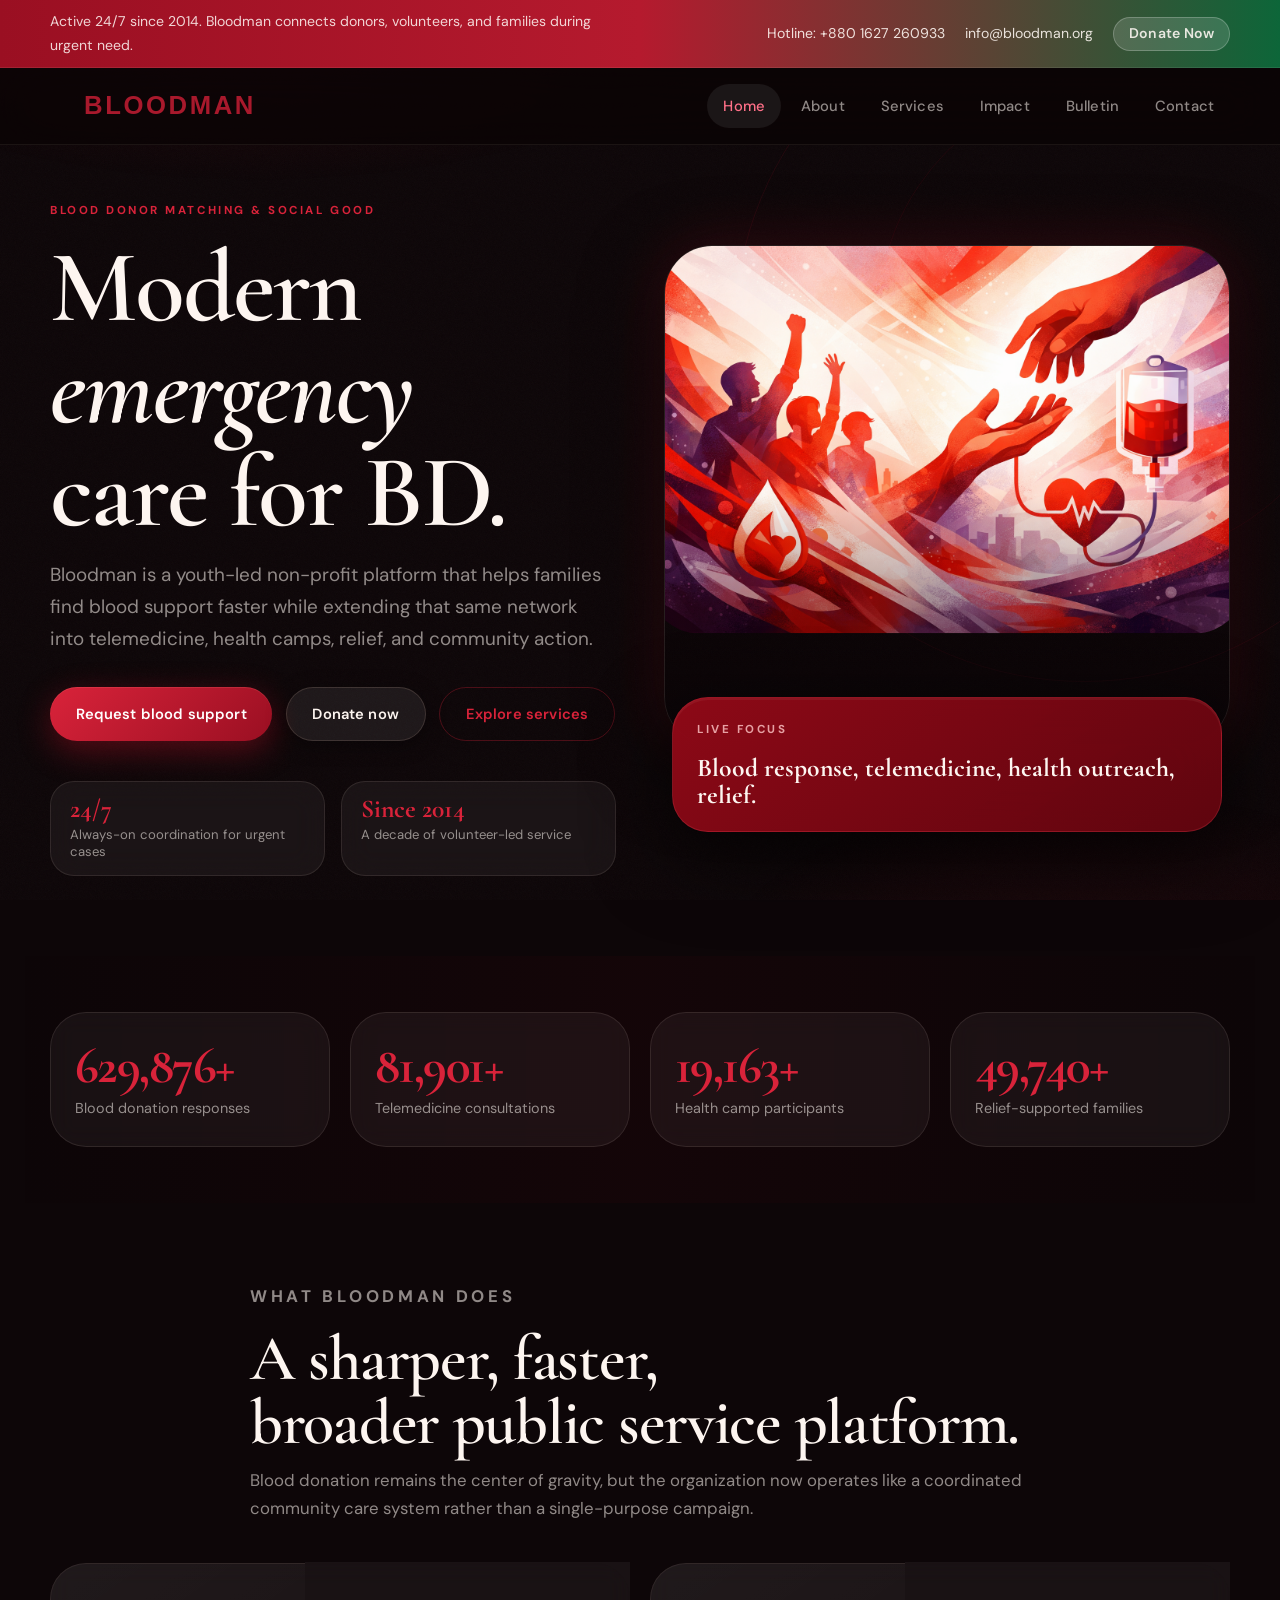
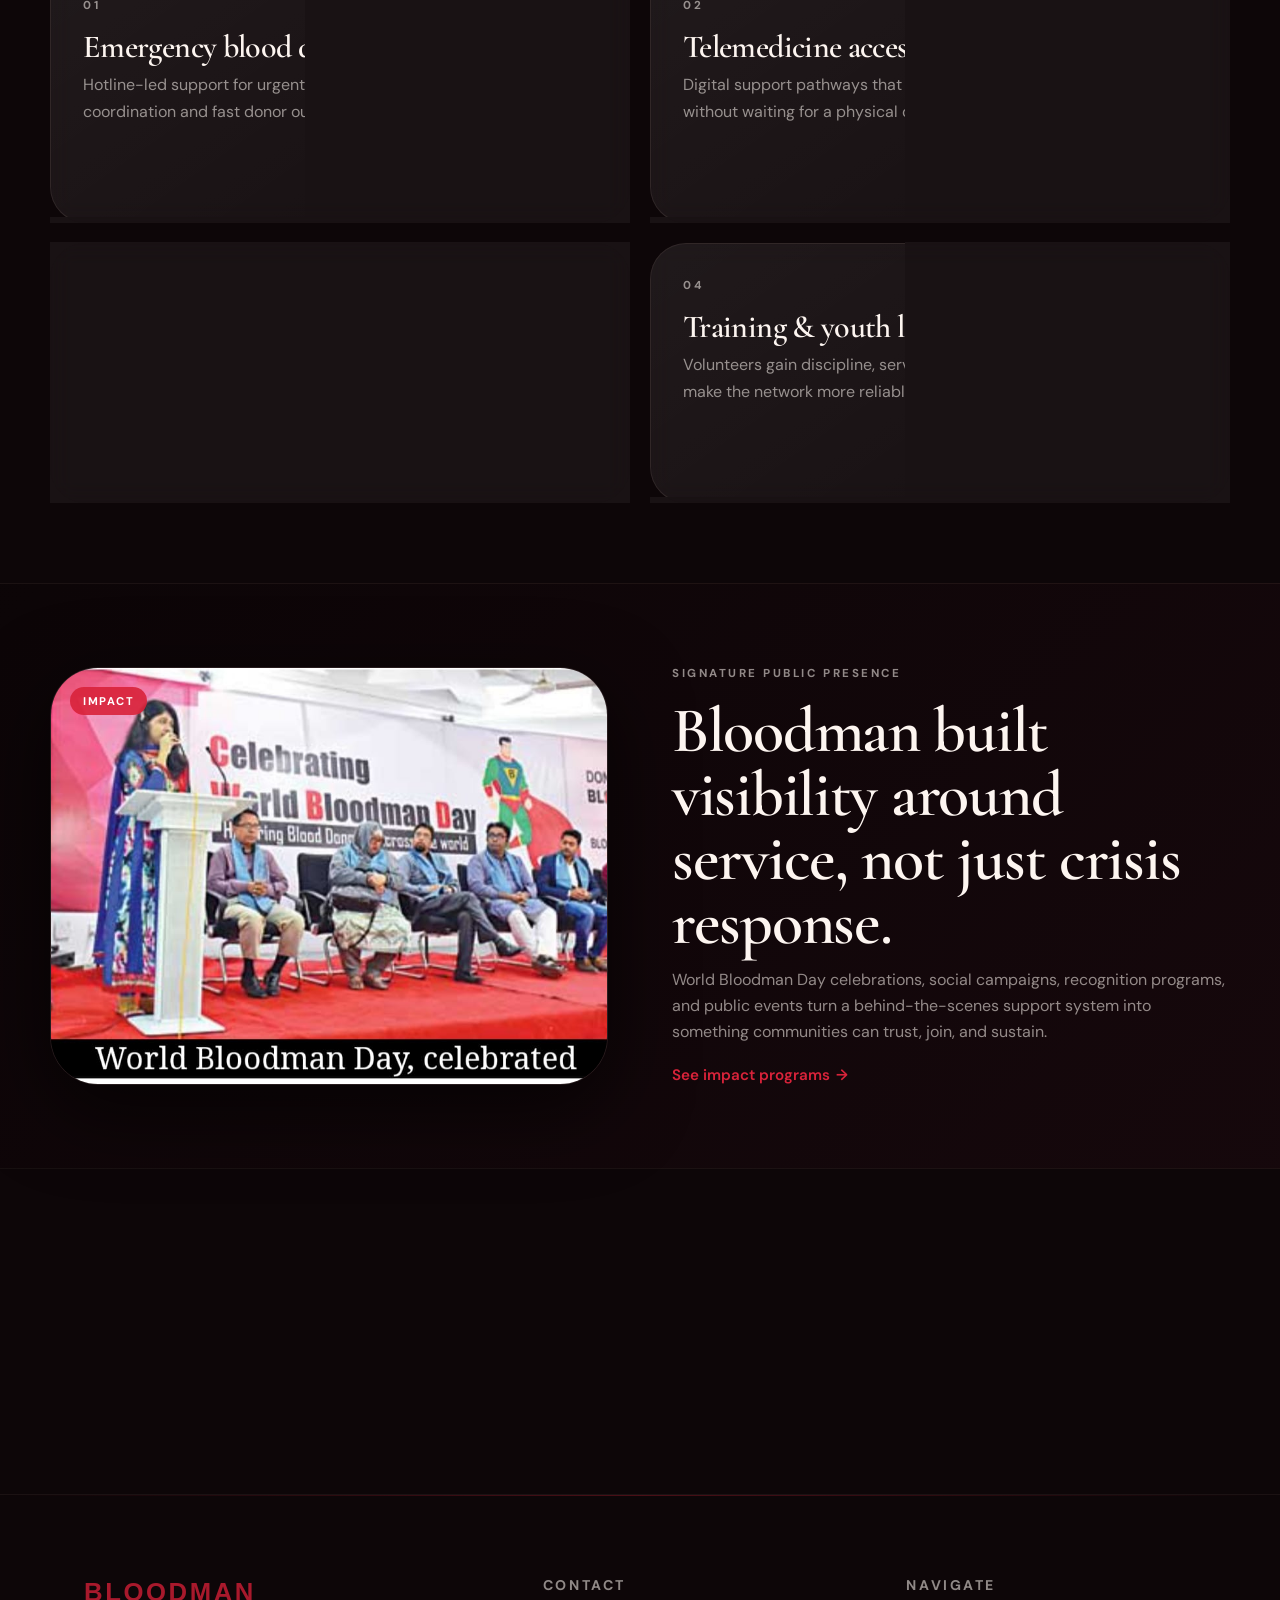
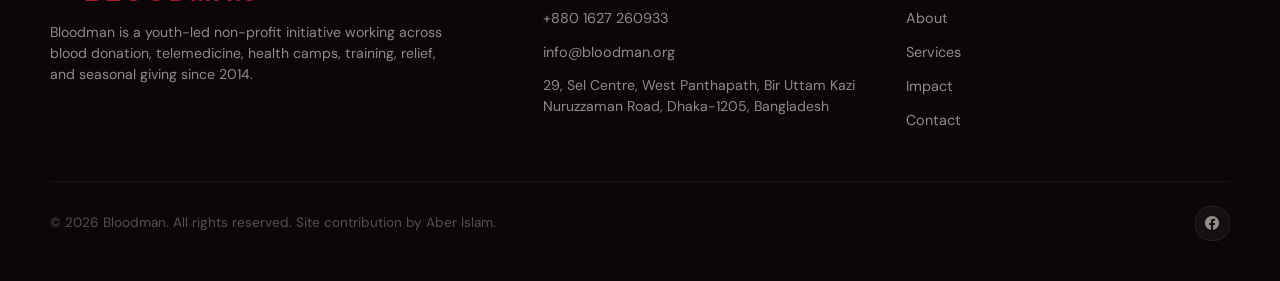
<file: index.html>
<!DOCTYPE html>
<html lang="en">
<head>
    <meta charset="UTF-8">
    <meta name="viewport" content="width=device-width, initial-scale=1.0">
    <title>Bloodman | Modern Blood Donation & Community Care Platform</title>
    <meta name="description" content="Bloodman is a 24/7 youth-led blood donor matching and community care platform in Bangladesh, covering blood response, telemedicine, health camps, relief, and community support programs.">
    <link rel="icon" type="image/svg+xml" href="assets/bloodman-logo.svg">
    <link rel="apple-touch-icon" href="assets/bloodman-logo.svg">
    <link rel="preconnect" href="https://fonts.googleapis.com">
    <link rel="preconnect" href="https://fonts.gstatic.com" crossorigin>
    <link rel="stylesheet" href="css/style.css">
    <script defer src="js/script.js"></script>
</head>
<body>
    <div class="site-shell">

        <!-- Top bar -->
        <div class="top-bar">
            <div class="container top-bar-inner">
                <p>Active 24/7 since 2014. Bloodman connects donors, volunteers, and families during urgent need.</p>
                <div class="top-bar-links">
                    <a href="tel:+8801627260933">Hotline: +880 1627 260933</a>
                    <a href="mailto:info@bloodman.org">info@bloodman.org</a>
                    <a href="https://docs.google.com/forms/d/e/1FAIpQLSe0LbAngYgEhbChUBOO2RM7obSquW6U60OpE1OqbmwCYLhreg/viewform?pli=1" target="_blank" rel="noreferrer" class="top-donate">Donate Now</a>
                </div>
            </div>
        </div>

        <!-- Navbar -->
        <header class="navbar">
            <div class="container nav-container">
                <a href="index.html" class="brand" aria-label="Bloodman home">
                    <img src="assets/bloodman-logo.svg" alt="Bloodman logo" class="brand-logo">
                    </a>
                <button class="menu-toggle" type="button" aria-expanded="false" aria-controls="primary-nav" aria-label="Toggle navigation">
                    <span></span>
                    <span></span>
                </button>
                <nav id="primary-nav" class="site-nav">
                    <ul class="nav-list">
                        <li><a href="index.html" class="active">Home</a></li>
                        <li><a href="about.html">About</a></li>
                        <li><a href="services.html">Services</a></li>
                        <li class="has-submenu">
                            <a href="projects.html">Impact</a>
                            <ul class="submenu">
                                <li><a href="projects.html#our-work">Our Work</a></li>
                                <li><a href="projects.html#program-tracks">Program Tracks</a></li>
                                <li><a href="projects.html#partners-awards">Partners &amp; Awards</a></li>
                            </ul>
                        </li>
                        <li class="has-submenu">
                            <a href="bulletin.html">Bulletin</a>
                            <ul class="submenu">
                                <li><a href="bulletin.html#news-events">News &amp; Events</a></li>
                                <li><a href="bulletin.html#tv-coverage">TV Coverage</a></li>
                            </ul>
                        </li>
                        <li><a href="contact.html">Contact</a></li>
                    </ul>
                </nav>
            </div>
        </header>

        <main>

            <!-- ── Hero ────────────────────────────────────── -->
            <section class="hero-home">
                <div class="container hero-grid">
                    <!-- Copy side -->
                    <div class="hero-copy" data-reveal>
                        <p class="eyebrow">Blood donor matching &amp; social good</p>
                        <h1>Modern<br><em>emergency</em><br>care for&nbsp;BD.</h1>
                        <p class="lead">Bloodman is a youth-led non-profit platform that helps families find blood support faster while extending that same network into telemedicine, health camps, relief, and community action.</p>
                        <div class="hero-actions">
                            <a href="contact.html" class="btn btn-primary">Request blood support</a>
                            <a href="https://docs.google.com/forms/d/e/1FAIpQLSe0LbAngYgEhbChUBOO2RM7obSquW6U60OpE1OqbmwCYLhreg/viewform?pli=1" target="_blank" rel="noreferrer" class="btn btn-secondary">Donate now</a>
                            <a href="services.html" class="btn btn-ghost">Explore services</a>
                        </div>
                        <div class="mini-proof">
                            <div class="mini-proof-item">
                                <span>24/7</span>
                                <p>Always-on coordination for urgent cases</p>
                            </div>
                            <div class="mini-proof-item">
                                <span>Since 2014</span>
                                <p>A decade of volunteer-led service</p>
                            </div>
                        </div>
                    </div>

                    <!-- Visual side with OVERLAYING cards -->
                    <div class="hero-visual" data-reveal>
                        <div class="hero-image-frame">
                            <img src="assets/hero.png" alt="Blood donation and community support" class="hero-primary-image">
                        </div>
                        <!-- Card overlaps the image frame from below -->
                        <div class="hero-info-single">
                            <article class="floating-card hero-note-accent">
                                <p class="card-kicker">Live focus</p>
                                <strong>Blood response, telemedicine, health outreach, relief.</strong>
                            </article>
                        </div>
                    </div>
                </div>
            </section>

            <!-- ── Stats strip ──────────────────────────────── -->
            <section class="impact-strip">
                <div class="container stats-grid">
                    <article class="stat-card" data-reveal data-reveal-delay="1">
                        <span class="stat-number" data-count="743937">0</span>
                        <p>Blood donation responses</p>
                    </article>
                    <article class="stat-card" data-reveal data-reveal-delay="2">
                        <span class="stat-number" data-count="103572">0</span>
                        <p>Telemedicine consultations</p>
                    </article>
                    <article class="stat-card" data-reveal data-reveal-delay="3">
                        <span class="stat-number" data-count="26283">0</span>
                        <p>Health camp participants</p>
                    </article>
                    <article class="stat-card" data-reveal data-reveal-delay="4">
                        <span class="stat-number" data-count="76728">0</span>
                        <p>Relief-supported families</p>
                    </article>
                </div>
            </section>

            <!-- ── What Bloodman does ───────────────────────── -->
            <section class="section">
                <div class="container section-heading" data-reveal>
                    <p class="eyebrow">What Bloodman does</p>
                    <h2>A sharper, faster,<br>broader public service platform.</h2>
                    <p>Blood donation remains the center of gravity, but the organization now operates like a coordinated community care system rather than a single-purpose campaign.</p>
                </div>
                <div class="container bento-grid bento-grid-2x2">
                    <article class="bento-card" data-reveal>
                        <p class="card-kicker">01</p>
                        <h3>Emergency blood donor matching</h3>
                        <p>Hotline-led support for urgent blood requests, with volunteer coordination and fast donor outreach when time matters most.</p>
                    </article>
                    <article class="bento-card" data-reveal>
                        <p class="card-kicker">02</p>
                        <h3>Telemedicine access</h3>
                        <p>Digital support pathways that help people reach care and guidance without waiting for a physical camp or event day.</p>
                    </article>
                    <article class="bento-card" data-reveal>
                        <p class="card-kicker">03</p>
                        <h3>Health camps</h3>
                        <p>Community-facing activations for preventive care, awareness, screening, and neighborhood trust building.</p>
                    </article>
                    <article class="bento-card" data-reveal>
                        <p class="card-kicker">04</p>
                        <h3>Training &amp; youth leadership</h3>
                        <p>Volunteers gain discipline, service habits, and field experience that make the network more reliable over time.</p>
                    </article>
                </div>
            </section>

            <!-- ── Spotlight ────────────────────────────────── -->
            <section class="section section-contrast">
                <div class="container split-spotlight">
                    <div class="spotlight-media" data-reveal>
                        <img src="assets/world-bloodman-day.jpeg" alt="World Bloodman Day celebration event" loading="lazy">
                    </div>
                    <div class="spotlight-copy" data-reveal>
                        <p class="eyebrow">Signature public presence</p>
                        <h2>Bloodman built visibility around service, not just crisis response.</h2>
                        <p>World Bloodman Day celebrations, social campaigns, recognition programs, and public events turn a behind-the-scenes support system into something communities can trust, join, and sustain.</p>
                        <a href="projects.html" class="text-link">See impact programs</a>
                    </div>
                </div>
            </section>

            <!-- ── CTA ──────────────────────────────────────── -->
            <section class="section cta-section">
                <div class="container cta-panel" data-reveal>
                    <div>
                        <p class="eyebrow">Need help now?</p>
                        <h2>Call the Bloodman hotline for urgent blood requests.</h2>
                    </div>
                    <div class="cta-actions">
                        <a href="tel:+8801627260933" class="btn btn-primary">Call +880 1627 260933</a>
                        <a href="contact.html" class="btn btn-ghost">Open contact page</a>
                    </div>
                </div>
            </section>

        </main>

        <!-- Footer -->
        <footer class="footer">
            <div class="container footer-grid">
                <div>
                    <a href="index.html" class="brand footer-brand">
                        <img src="assets/bloodman-logo.svg" alt="Bloodman logo" class="brand-logo">
                        
                    </a>
                    <p class="footer-about">Bloodman is a youth-led non-profit initiative working across blood donation, telemedicine, health camps, training, relief, and seasonal giving since 2014.</p>
                </div>
                <div>
                    <p class="footer-label">Contact</p>
                    <a href="tel:+8801627260933">+880 1627 260933</a>
                    <a href="mailto:info@bloodman.org">info@bloodman.org</a>
                    <p>29, Sel Centre, West Panthapath, Bir Uttam Kazi Nuruzzaman Road, Dhaka-1205, Bangladesh</p>
                </div>
                <div>
                    <p class="footer-label">Navigate</p>
                    <a href="about.html">About</a>
                    <a href="services.html">Services</a>
                    <a href="projects.html">Impact</a>
                    <a href="contact.html">Contact</a>
                </div>
            </div>
            <div class="container footer-bottom">
                <p>&copy; 2026 Bloodman. All rights reserved. Site contribution by <a href="https://github.com/iamaber" target="_blank" rel="noreferrer">Aber Islam</a>.</p>
                <div class="footer-socials">
                    <a href="https://www.facebook.com/BloodmanBD/" target="_blank" rel="noreferrer" class="footer-social-link" aria-label="Bloodman on Facebook">
                        <svg width="14" height="14" viewBox="0 0 24 24" fill="currentColor"><path d="M24 12.073c0-6.627-5.373-12-12-12s-12 5.373-12 12c0 5.99 4.388 10.954 10.125 11.854v-8.385H7.078v-3.47h3.047V9.43c0-3.007 1.792-4.669 4.533-4.669 1.312 0 2.686.235 2.686.235v2.953H15.83c-1.491 0-1.956.925-1.956 1.874v2.25h3.328l-.532 3.47h-2.796v8.385C19.612 23.027 24 18.062 24 12.073z"/></svg>
                    </a>
                </div>
            </div>
        </footer>

    </div>
</body>
</html>
</file>
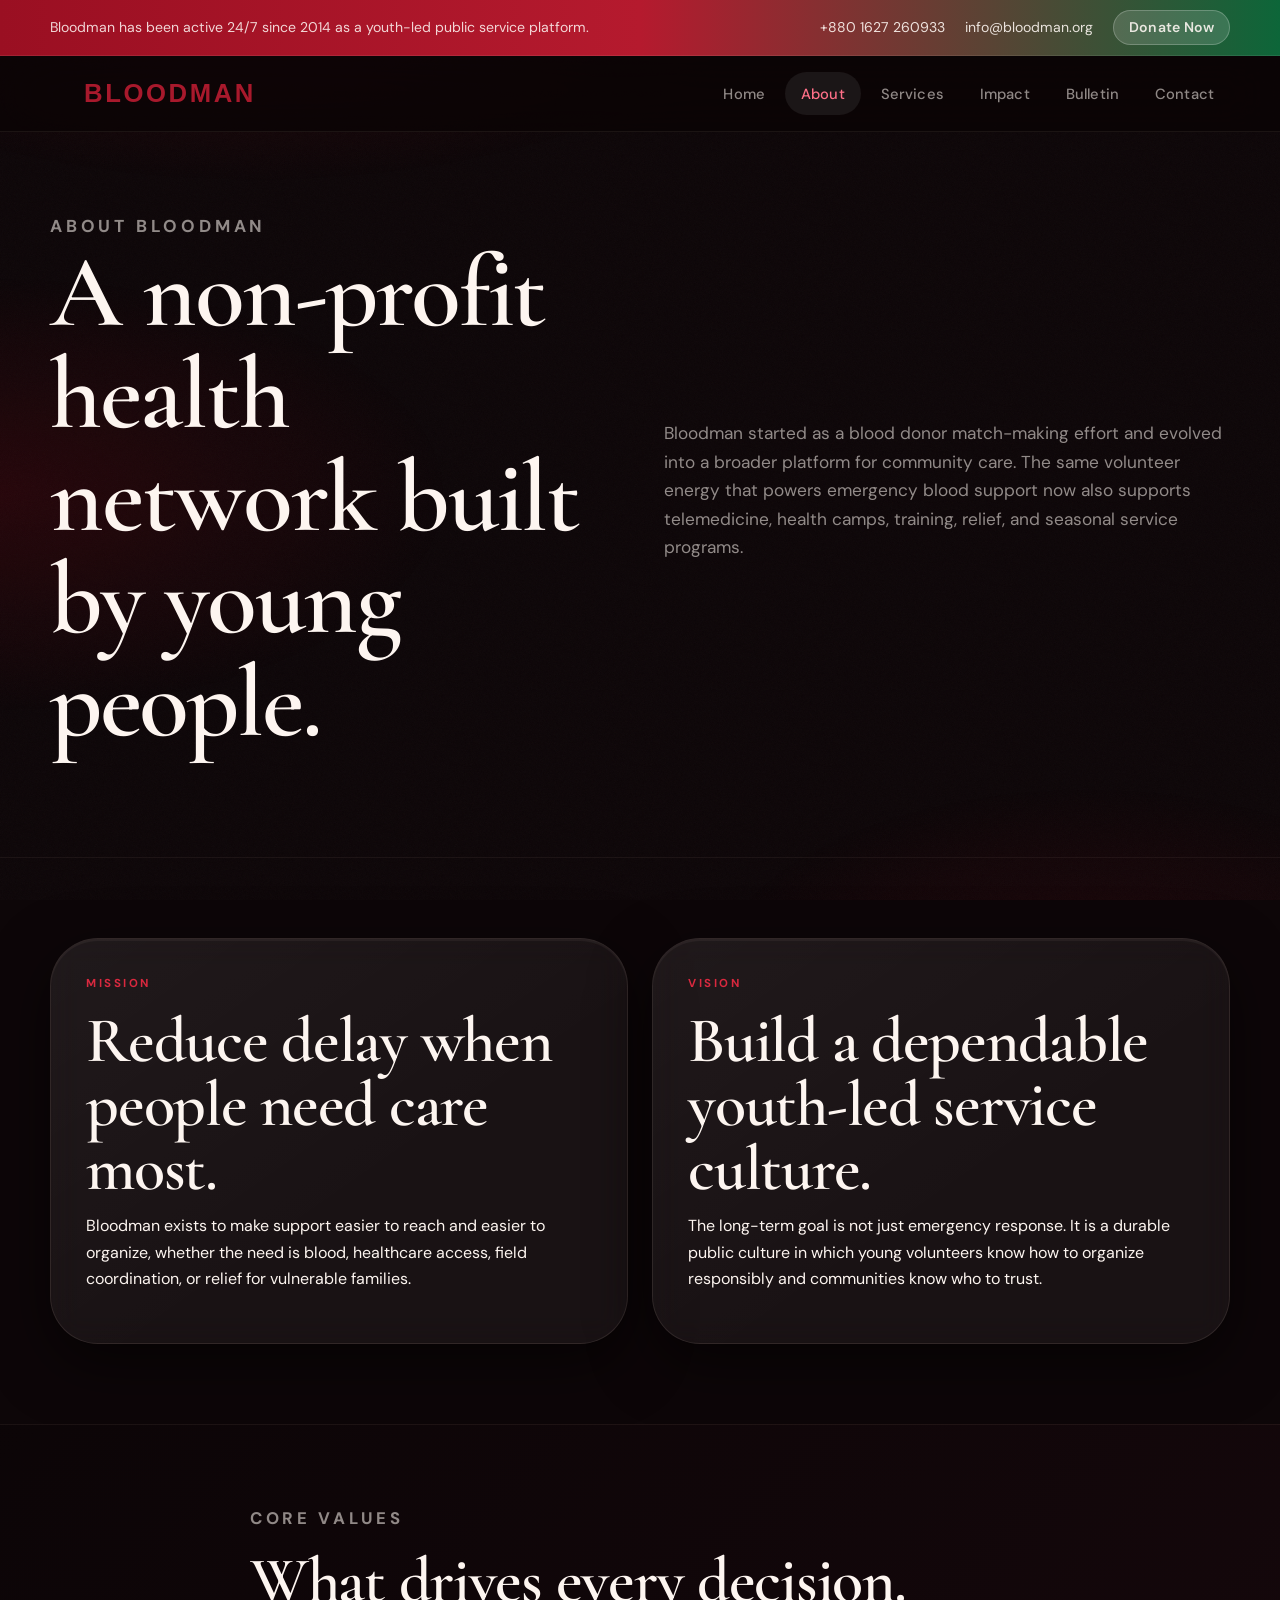
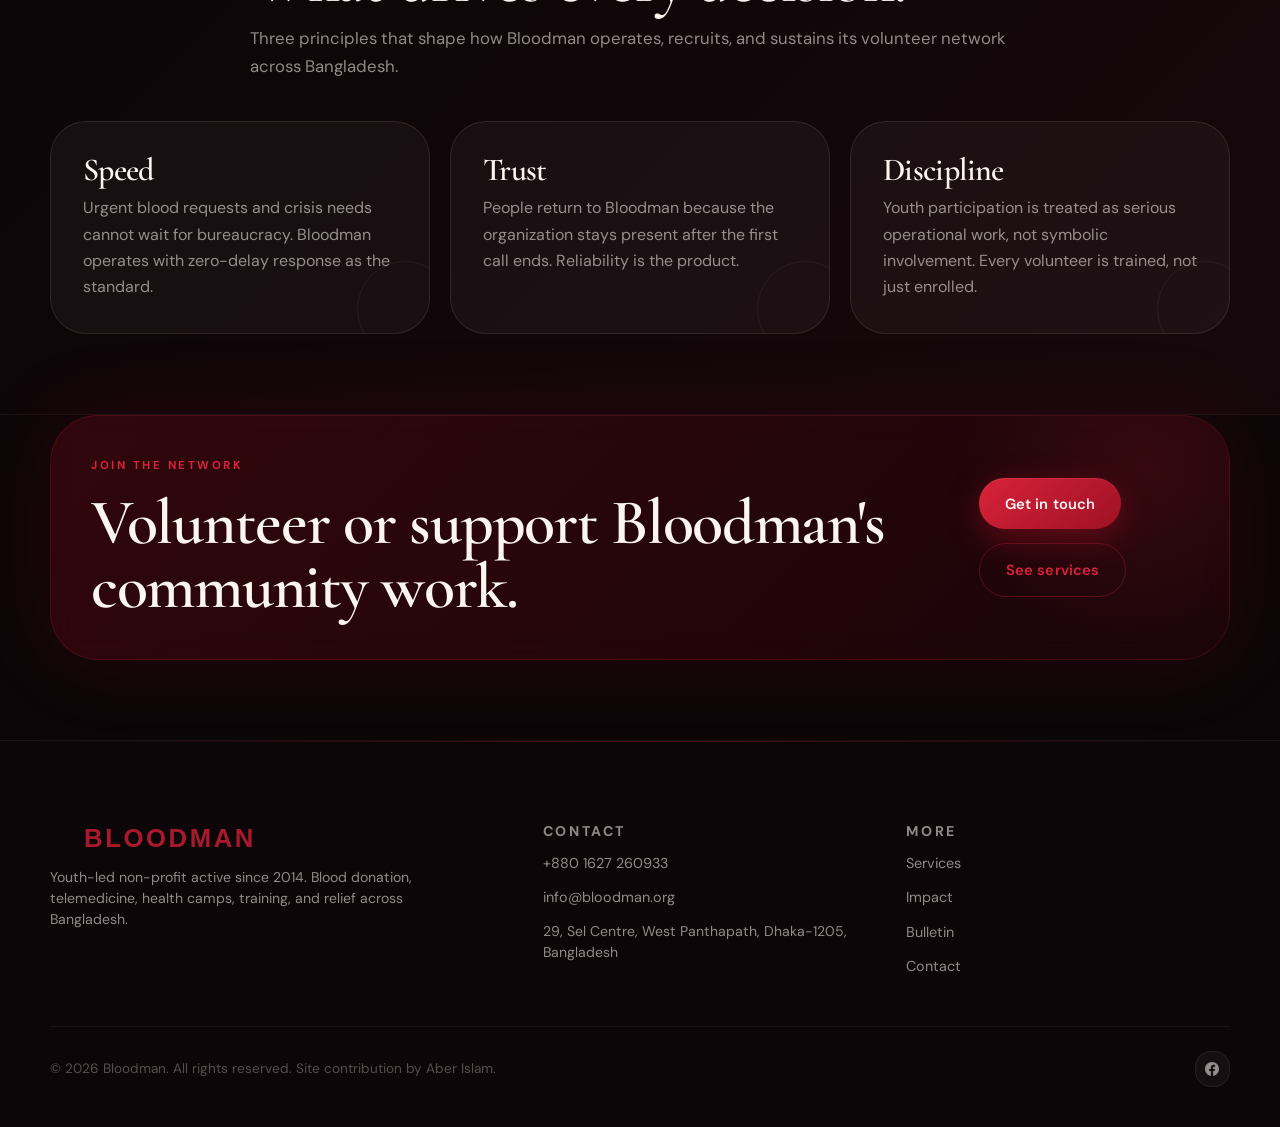
<file: about.html>
<!DOCTYPE html>
<html lang="en">
<head>
    <meta charset="UTF-8">
    <meta name="viewport" content="width=device-width, initial-scale=1.0">
    <title>About Bloodman</title>
    <link rel="icon" type="image/svg+xml" href="assets/bloodman-logo.svg">
    <link rel="apple-touch-icon" href="assets/bloodman-logo.svg">
    <meta name="description" content="Learn about Bloodman, a youth-led non-profit platform for blood donor matching, telemedicine, relief, and social good in Bangladesh.">
    <link rel="preconnect" href="https://fonts.googleapis.com">
    <link rel="preconnect" href="https://fonts.gstatic.com" crossorigin>
    <link rel="stylesheet" href="css/style.css">
    <script defer src="js/script.js"></script>
</head>
<body>
    <div class="site-shell">

        <div class="top-bar">
            <div class="container top-bar-inner">
                <p>Bloodman has been active 24/7 since 2014 as a youth-led public service platform.</p>
                <div class="top-bar-links">
                    <a href="tel:+8801627260933">+880 1627 260933</a>
                    <a href="mailto:info@bloodman.org">info@bloodman.org</a>
                    <a href="https://docs.google.com/forms/d/e/1FAIpQLSe0LbAngYgEhbChUBOO2RM7obSquW6U60OpE1OqbmwCYLhreg/viewform?pli=1" target="_blank" rel="noreferrer" class="top-donate">Donate Now</a>
                </div>
            </div>
        </div>

        <header class="navbar">
            <div class="container nav-container">
                <a href="index.html" class="brand">
                    <img src="assets/bloodman-logo.svg" alt="Bloodman logo" class="brand-logo">
                    </a>
                <button class="menu-toggle" type="button" aria-expanded="false" aria-controls="primary-nav" aria-label="Toggle navigation">
                    <span></span>
                    <span></span>
                </button>
                <nav id="primary-nav" class="site-nav">
                    <ul class="nav-list">
                        <li><a href="index.html">Home</a></li>
                        <li><a href="about.html" class="active">About</a></li>
                        <li><a href="services.html">Services</a></li>
                        <li class="has-submenu">
                            <a href="projects.html">Impact</a>
                            <ul class="submenu">
                                <li><a href="projects.html#our-work">Our Work</a></li>
                                <li><a href="projects.html#program-tracks">Program Tracks</a></li>
                                <li><a href="projects.html#partners-awards">Partners &amp; Awards</a></li>
                            </ul>
                        </li>
                        <li class="has-submenu">
                            <a href="bulletin.html">Bulletin</a>
                            <ul class="submenu">
                                <li><a href="bulletin.html#news-events">News &amp; Events</a></li>
                                <li><a href="bulletin.html#tv-coverage">TV Coverage</a></li>
                            </ul>
                        </li>
                        <li><a href="contact.html">Contact</a></li>
                    </ul>
                </nav>
            </div>
        </header>

        <main>

            <!-- Page hero -->
            <section class="page-hero">
                <div class="container page-hero-grid">
                    <div data-reveal>
                        <p class="eyebrow">About Bloodman</p>
                        <h1>A non-profit health network built by young people.</h1>
                    </div>
                    <div data-reveal>
                        <p>Bloodman started as a blood donor match-making effort and evolved into a broader platform for community care. The same volunteer energy that powers emergency blood support now also supports telemedicine, health camps, training, relief, and seasonal service programs.</p>
                    </div>
                </div>
            </section>

            <!-- Mission / Vision with overlaying image card -->
            <section class="section">
                <div class="container twin-cards">
                    <article class="surface-card" data-reveal>
                        <p class="card-kicker">Mission</p>
                        <h2>Reduce delay when people need care most.</h2>
                        <p>Bloodman exists to make support easier to reach and easier to organize, whether the need is blood, healthcare access, field coordination, or relief for vulnerable families.</p>
                    </article>
                    <article class="surface-card" data-reveal>
                        <p class="card-kicker">Vision</p>
                        <h2>Build a dependable youth-led service culture.</h2>
                        <p>The long-term goal is not just emergency response. It is a durable public culture in which young volunteers know how to organize responsibly and communities know who to trust.</p>
                    </article>
                </div>
            </section>

            <!-- Values – contrast section with overlaying glass cards -->
            <section class="section section-contrast">
                <div class="container section-heading" data-reveal>
                    <p class="eyebrow">Core values</p>
                    <h2>What drives every decision.</h2>
                    <p>Three principles that shape how Bloodman operates, recruits, and sustains its volunteer network across Bangladesh.</p>
                </div>
                <div class="container values-grid">
                    <article class="value-card" data-reveal>
                        <h3>Speed</h3>
                        <p>Urgent blood requests and crisis needs cannot wait for bureaucracy. Bloodman operates with zero-delay response as the standard.</p>
                    </article>
                    <article class="value-card" data-reveal>
                        <h3>Trust</h3>
                        <p>People return to Bloodman because the organization stays present after the first call ends. Reliability is the product.</p>
                    </article>
                    <article class="value-card" data-reveal>
                        <h3>Discipline</h3>
                        <p>Youth participation is treated as serious operational work, not symbolic involvement. Every volunteer is trained, not just enrolled.</p>
                    </article>
                </div>
            </section>

            <!-- CTA -->
            <section class="section cta-section">
                <div class="container cta-panel" data-reveal>
                    <div>
                        <p class="eyebrow">Join the network</p>
                        <h2>Volunteer or support Bloodman's community work.</h2>
                    </div>
                    <div class="cta-actions">
                        <a href="contact.html" class="btn btn-primary">Get in touch</a>
                        <a href="services.html" class="btn btn-ghost">See services</a>
                    </div>
                </div>
            </section>

        </main>

        <footer class="footer">
            <div class="container footer-grid">
                <div>
                    <a href="index.html" class="brand footer-brand">
                        <img src="assets/bloodman-logo.svg" alt="Bloodman logo" class="brand-logo">
                        
                    </a>
                    <p class="footer-about">Youth-led non-profit active since 2014. Blood donation, telemedicine, health camps, training, and relief across Bangladesh.</p>
                </div>
                <div>
                    <p class="footer-label">Contact</p>
                    <a href="tel:+8801627260933">+880 1627 260933</a>
                    <a href="mailto:info@bloodman.org">info@bloodman.org</a>
                    <p>29, Sel Centre, West Panthapath, Dhaka-1205, Bangladesh</p>
                </div>
                <div>
                    <p class="footer-label">More</p>
                    <a href="services.html">Services</a>
                    <a href="projects.html">Impact</a>
                    <a href="bulletin.html">Bulletin</a>
                    <a href="contact.html">Contact</a>
                </div>
            </div>
            <div class="container footer-bottom">
                <p>&copy; 2026 Bloodman. All rights reserved. Site contribution by <a href="https://github.com/iamaber" target="_blank" rel="noreferrer">Aber Islam</a>.</p>
                <div class="footer-socials">
                    <a href="https://www.facebook.com/BloodmanBD/" target="_blank" rel="noreferrer" class="footer-social-link" aria-label="Facebook">
                        <svg width="14" height="14" viewBox="0 0 24 24" fill="currentColor"><path d="M24 12.073c0-6.627-5.373-12-12-12s-12 5.373-12 12c0 5.99 4.388 10.954 10.125 11.854v-8.385H7.078v-3.47h3.047V9.43c0-3.007 1.792-4.669 4.533-4.669 1.312 0 2.686.235 2.686.235v2.953H15.83c-1.491 0-1.956.925-1.956 1.874v2.25h3.328l-.532 3.47h-2.796v8.385C19.612 23.027 24 18.062 24 12.073z"/></svg>
                    </a>
                </div>
            </div>
        </footer>

    </div>
</body>
</html>
</file>
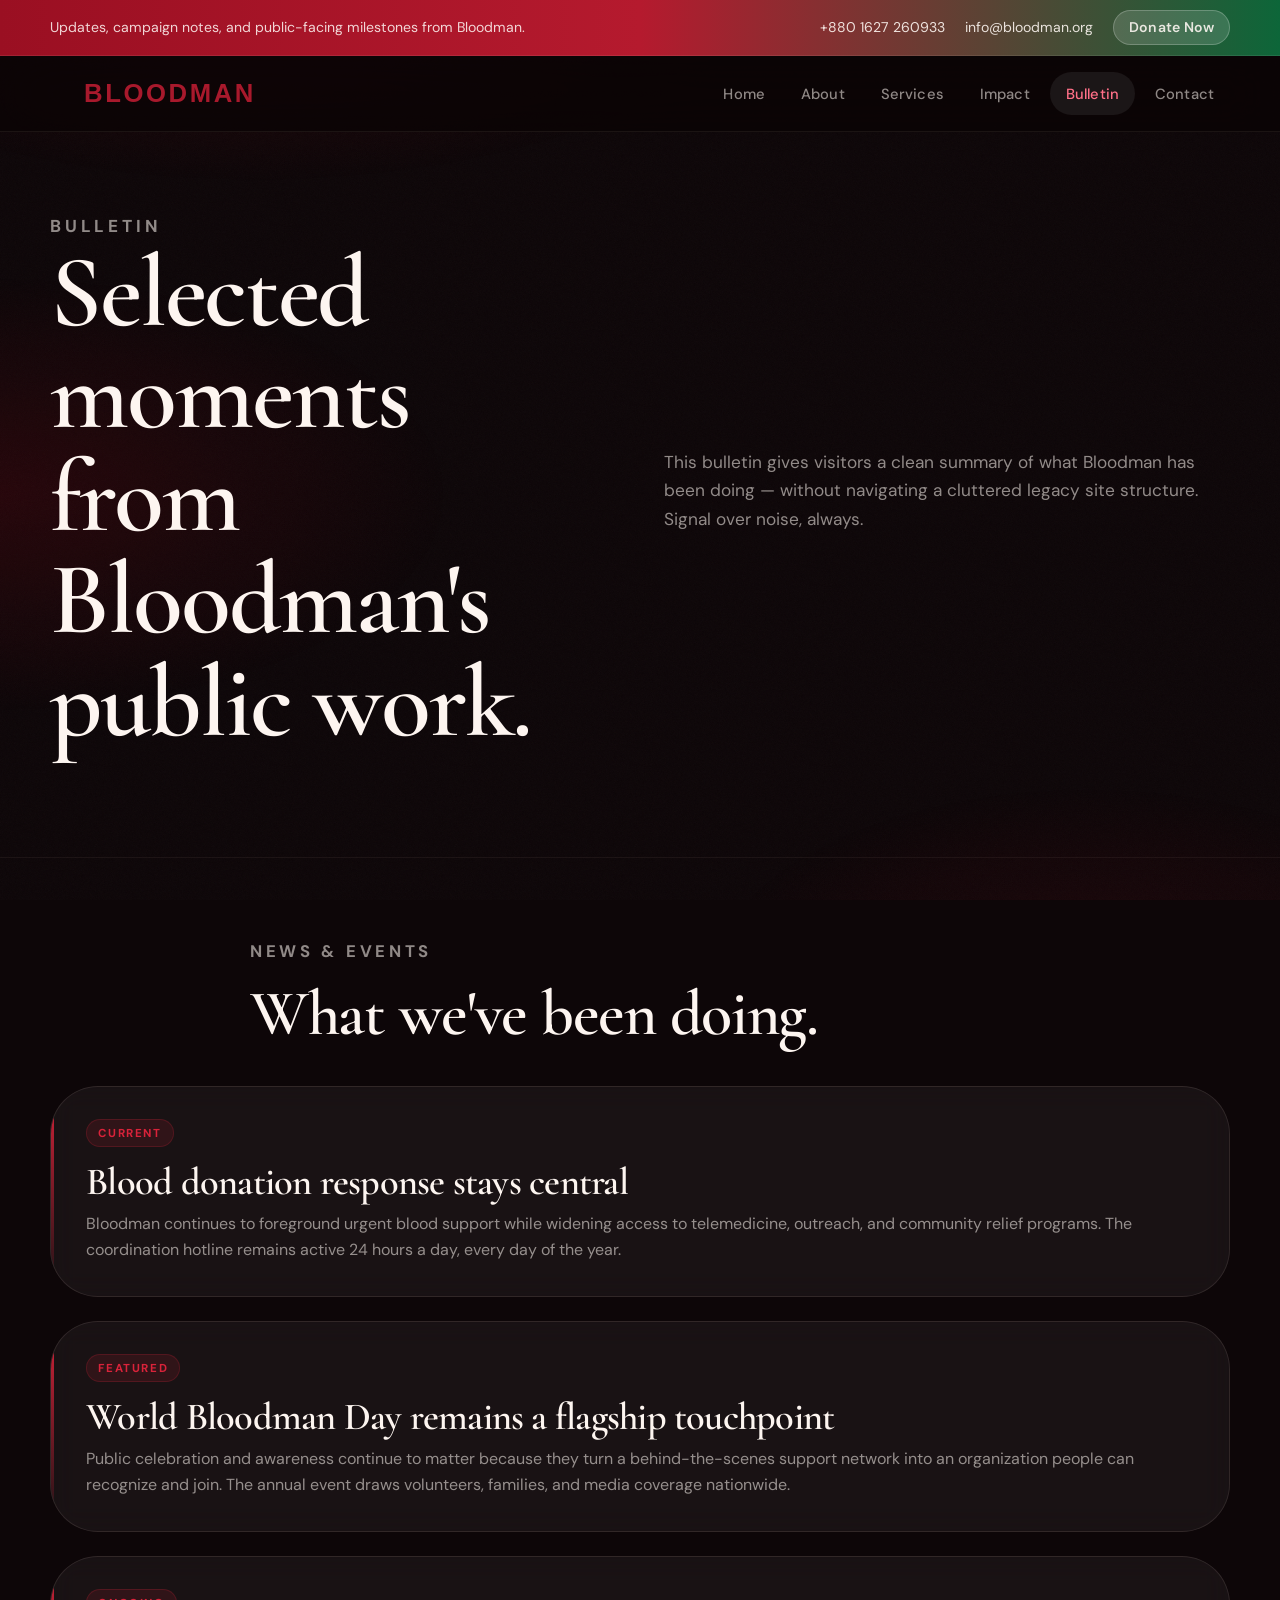
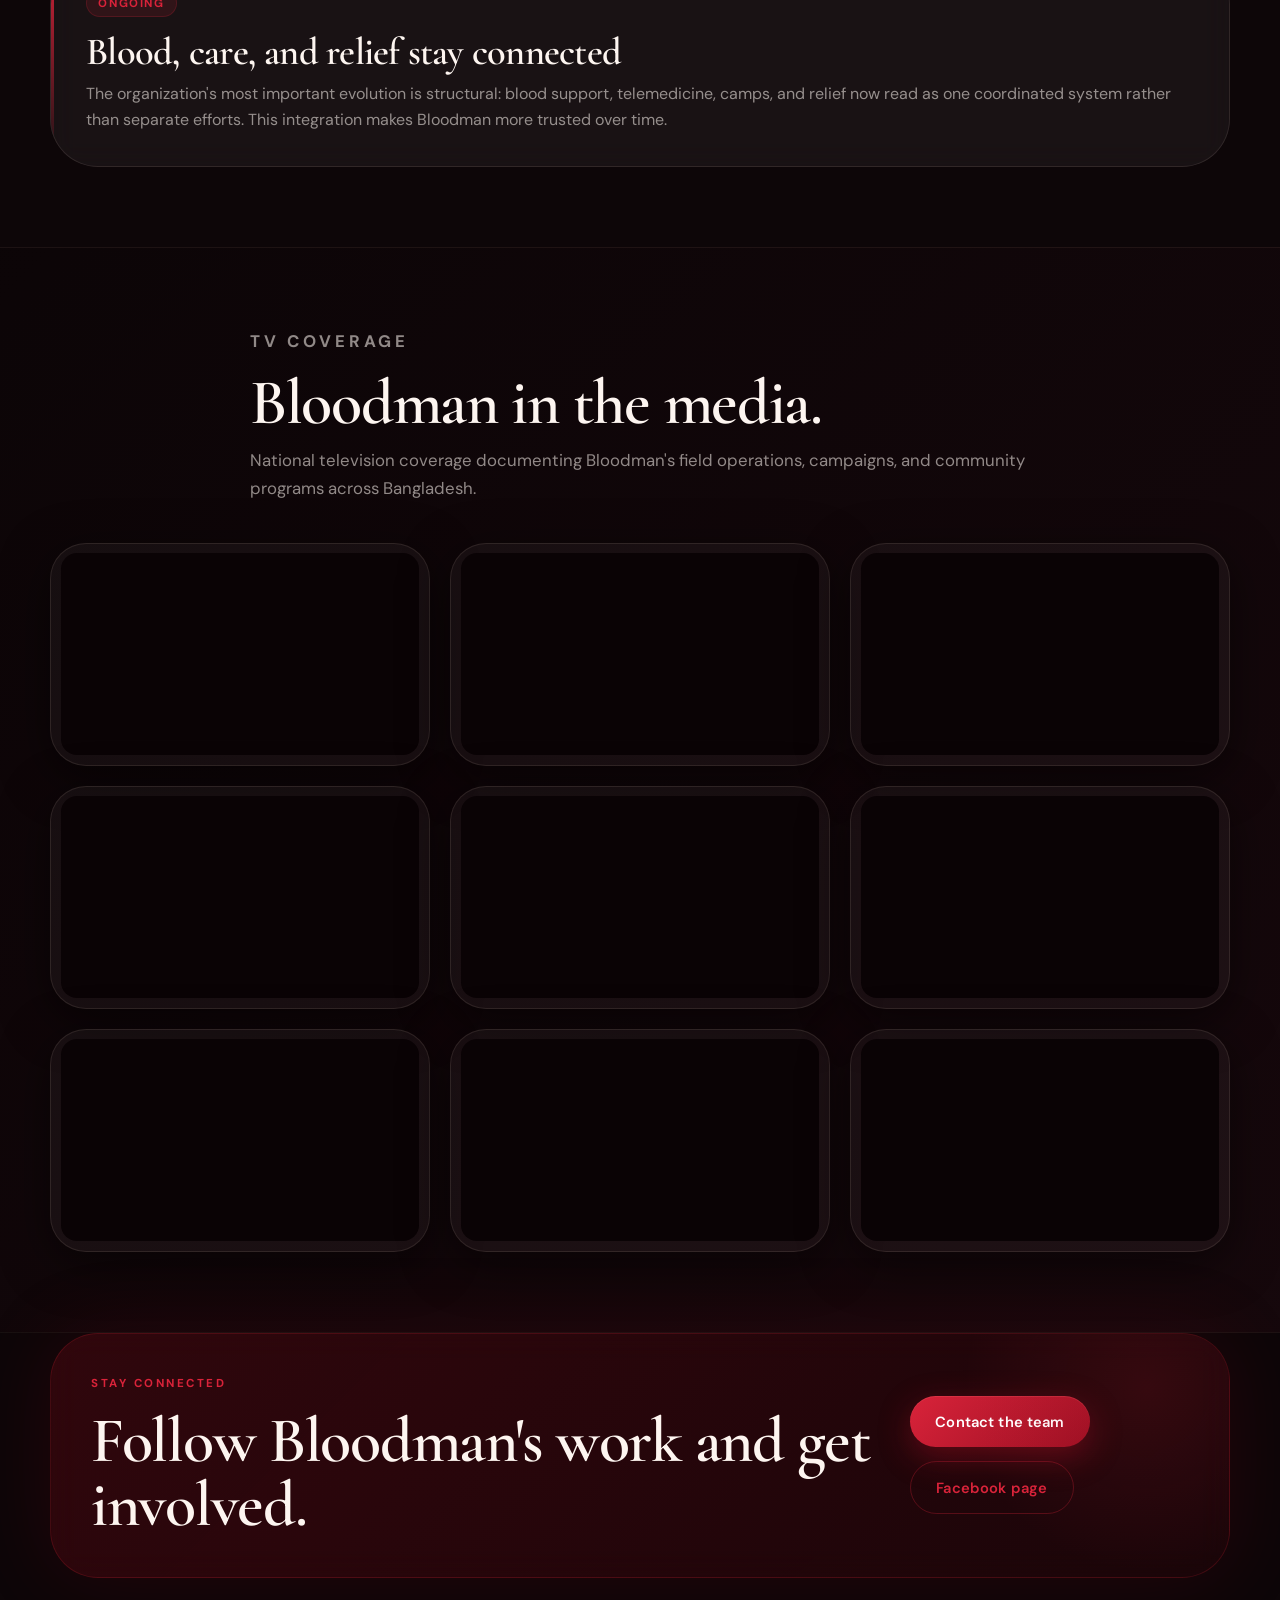
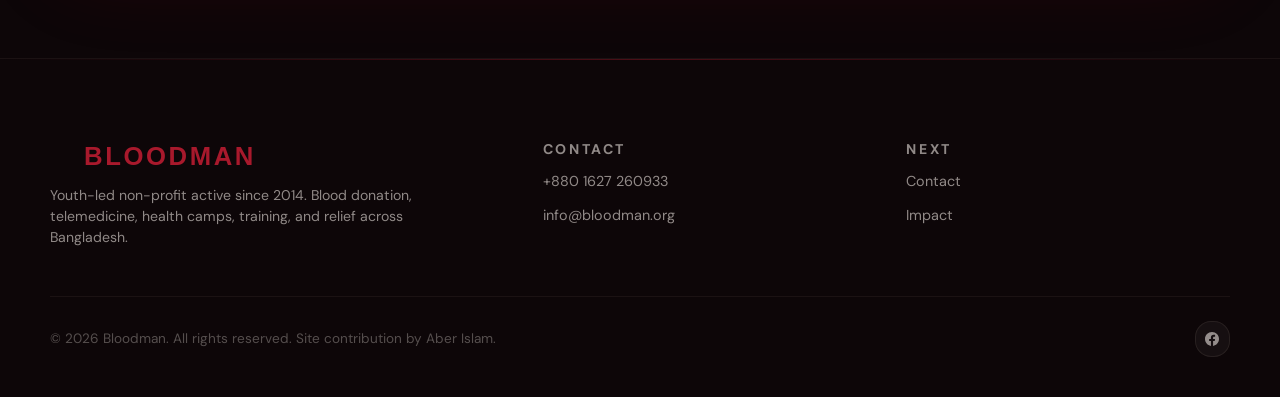
<file: bulletin.html>
<!DOCTYPE html>
<html lang="en">
<head>
    <meta charset="UTF-8">
    <meta name="viewport" content="width=device-width, initial-scale=1.0">
    <title>Bloodman Bulletin</title>
    <link rel="icon" type="image/svg+xml" href="assets/bloodman-logo.svg">
    <link rel="apple-touch-icon" href="assets/bloodman-logo.svg">
    <meta name="description" content="Read Bloodman updates on campaigns, health outreach, volunteer activity, and service milestones.">
    <link rel="preconnect" href="https://fonts.googleapis.com">
    <link rel="preconnect" href="https://fonts.gstatic.com" crossorigin>
    <link rel="stylesheet" href="css/style.css">
    <script defer src="js/script.js"></script>
</head>
<body>
    <div class="site-shell">

        <div class="top-bar">
            <div class="container top-bar-inner">
                <p>Updates, campaign notes, and public-facing milestones from Bloodman.</p>
                <div class="top-bar-links">
                    <a href="tel:+8801627260933">+880 1627 260933</a>
                    <a href="mailto:info@bloodman.org">info@bloodman.org</a>
                    <a href="https://docs.google.com/forms/d/e/1FAIpQLSe0LbAngYgEhbChUBOO2RM7obSquW6U60OpE1OqbmwCYLhreg/viewform?pli=1" target="_blank" rel="noreferrer" class="top-donate">Donate Now</a>
                </div>
            </div>
        </div>

        <header class="navbar">
            <div class="container nav-container">
                <a href="index.html" class="brand">
                    <img src="assets/bloodman-logo.svg" alt="Bloodman logo" class="brand-logo">
                    </a>
                <button class="menu-toggle" type="button" aria-expanded="false" aria-controls="primary-nav" aria-label="Toggle navigation">
                    <span></span>
                    <span></span>
                </button>
                <nav id="primary-nav" class="site-nav">
                    <ul class="nav-list">
                        <li><a href="index.html">Home</a></li>
                        <li><a href="about.html">About</a></li>
                        <li><a href="services.html">Services</a></li>
                        <li class="has-submenu">
                            <a href="projects.html">Impact</a>
                            <ul class="submenu">
                                <li><a href="projects.html#our-work">Our Work</a></li>
                                <li><a href="projects.html#program-tracks">Program Tracks</a></li>
                                <li><a href="projects.html#partners-awards">Partners &amp; Awards</a></li>
                            </ul>
                        </li>
                        <li class="has-submenu">
                            <a href="bulletin.html" class="active">Bulletin</a>
                            <ul class="submenu">
                                <li><a href="#news-events">News &amp; Events</a></li>
                                <li><a href="#tv-coverage">TV Coverage</a></li>
                            </ul>
                        </li>
                        <li><a href="contact.html">Contact</a></li>
                    </ul>
                </nav>
            </div>
        </header>

        <main>

            <!-- Page hero -->
            <section class="page-hero">
                <div class="container page-hero-grid">
                    <div data-reveal>
                        <p class="eyebrow">Bulletin</p>
                        <h1>Selected moments from Bloodman's public work.</h1>
                    </div>
                    <div data-reveal>
                        <p>This bulletin gives visitors a clean summary of what Bloodman has been doing — without navigating a cluttered legacy site structure. Signal over noise, always.</p>
                    </div>
                </div>
            </section>

            <!-- News & Events -->
            <section class="section" id="news-events">
                <div class="container section-heading" data-reveal>
                    <p class="eyebrow">News &amp; Events</p>
                    <h2>What we've been doing.</h2>
                </div>
                <div class="container bulletin-list">
                    <article class="bulletin-entry" data-reveal>
                        <span>Current</span>
                        <h2>Blood donation response stays central</h2>
                        <p>Bloodman continues to foreground urgent blood support while widening access to telemedicine, outreach, and community relief programs. The coordination hotline remains active 24 hours a day, every day of the year.</p>
                    </article>
                    <article class="bulletin-entry" data-reveal>
                        <span>Featured</span>
                        <h2>World Bloodman Day remains a flagship touchpoint</h2>
                        <p>Public celebration and awareness continue to matter because they turn a behind-the-scenes support network into an organization people can recognize and join. The annual event draws volunteers, families, and media coverage nationwide.</p>
                    </article>
                    <article class="bulletin-entry" data-reveal>
                        <span>Ongoing</span>
                        <h2>Blood, care, and relief stay connected</h2>
                        <p>The organization's most important evolution is structural: blood support, telemedicine, camps, and relief now read as one coordinated system rather than separate efforts. This integration makes Bloodman more trusted over time.</p>
                    </article>
                </div>
            </section>

            <!-- TV Coverage -->
            <section class="section section-contrast" id="tv-coverage">
                <div class="container section-heading" data-reveal>
                    <p class="eyebrow">TV Coverage</p>
                    <h2>Bloodman in the media.</h2>
                    <p>National television coverage documenting Bloodman's field operations, campaigns, and community programs across Bangladesh.</p>
                </div>
                <div class="container video-grid">
                    <div class="video-card" data-reveal>
                        <iframe src="https://www.youtube-nocookie.com/embed/kLtDH3iI22Q" title="Bloodman TV coverage 1" loading="lazy" allow="accelerometer; autoplay; clipboard-write; encrypted-media; gyroscope; picture-in-picture" allowfullscreen></iframe>
                    </div>
                    <div class="video-card" data-reveal>
                        <iframe src="https://www.youtube-nocookie.com/embed/kp_X0yrJrBg" title="Bloodman TV coverage 2" loading="lazy" allow="accelerometer; autoplay; clipboard-write; encrypted-media; gyroscope; picture-in-picture" allowfullscreen></iframe>
                    </div>
                    <div class="video-card" data-reveal>
                        <iframe src="https://www.youtube-nocookie.com/embed/XL6JXNYQuUI" title="Bloodman TV coverage 3" loading="lazy" allow="accelerometer; autoplay; clipboard-write; encrypted-media; gyroscope; picture-in-picture" allowfullscreen></iframe>
                    </div>
                    <div class="video-card" data-reveal>
                        <iframe src="https://www.youtube-nocookie.com/embed/4MjfWjl_pog" title="Bloodman TV coverage 4" loading="lazy" allow="accelerometer; autoplay; clipboard-write; encrypted-media; gyroscope; picture-in-picture" allowfullscreen></iframe>
                    </div>
                    <div class="video-card" data-reveal>
                        <iframe src="https://www.youtube-nocookie.com/embed/vWANoA9icCo" title="Bloodman TV coverage 5" loading="lazy" allow="accelerometer; autoplay; clipboard-write; encrypted-media; gyroscope; picture-in-picture" allowfullscreen></iframe>
                    </div>
                    <div class="video-card" data-reveal>
                        <iframe src="https://www.youtube-nocookie.com/embed/56WYAzAZ8LE" title="Bloodman TV coverage 6" loading="lazy" allow="accelerometer; autoplay; clipboard-write; encrypted-media; gyroscope; picture-in-picture" allowfullscreen></iframe>
                    </div>
                    <div class="video-card" data-reveal>
                        <iframe src="https://www.youtube-nocookie.com/embed/GlQu3_lCe_Y" title="Bloodman TV coverage 7" loading="lazy" allow="accelerometer; autoplay; clipboard-write; encrypted-media; gyroscope; picture-in-picture" allowfullscreen></iframe>
                    </div>
                    <div class="video-card" data-reveal>
                        <iframe src="https://www.youtube-nocookie.com/embed/b7WOqGyBtHA" title="Bloodman TV coverage 8" loading="lazy" allow="accelerometer; autoplay; clipboard-write; encrypted-media; gyroscope; picture-in-picture" allowfullscreen></iframe>
                    </div>
                    <div class="video-card" data-reveal>
                        <iframe src="https://www.youtube-nocookie.com/embed/5U_9oN8eZJ0" title="Bloodman TV coverage 9" loading="lazy" allow="accelerometer; autoplay; clipboard-write; encrypted-media; gyroscope; picture-in-picture" allowfullscreen></iframe>
                    </div>
                </div>
            </section>

            <!-- CTA -->
            <section class="section cta-section">
                <div class="container cta-panel" data-reveal>
                    <div>
                        <p class="eyebrow">Stay connected</p>
                        <h2>Follow Bloodman's work and get involved.</h2>
                    </div>
                    <div class="cta-actions">
                        <a href="contact.html" class="btn btn-primary">Contact the team</a>
                        <a href="https://www.facebook.com/BloodmanBD/" target="_blank" rel="noreferrer" class="btn btn-ghost">Facebook page</a>
                    </div>
                </div>
            </section>

        </main>

        <footer class="footer">
            <div class="container footer-grid">
                <div>
                    <a href="index.html" class="brand footer-brand">
                        <img src="assets/bloodman-logo.svg" alt="Bloodman logo" class="brand-logo">
                        
                    </a>
                    <p class="footer-about">Youth-led non-profit active since 2014. Blood donation, telemedicine, health camps, training, and relief across Bangladesh.</p>
                </div>
                <div>
                    <p class="footer-label">Contact</p>
                    <a href="tel:+8801627260933">+880 1627 260933</a>
                    <a href="mailto:info@bloodman.org">info@bloodman.org</a>
                </div>
                <div>
                    <p class="footer-label">Next</p>
                    <a href="contact.html">Contact</a>
                    <a href="projects.html">Impact</a>
                </div>
            </div>
            <div class="container footer-bottom">
                <p>&copy; 2026 Bloodman. All rights reserved. Site contribution by <a href="https://github.com/iamaber" target="_blank" rel="noreferrer">Aber Islam</a>.</p>
                <div class="footer-socials">
                    <a href="https://www.facebook.com/BloodmanBD/" target="_blank" rel="noreferrer" class="footer-social-link" aria-label="Facebook">
                        <svg width="14" height="14" viewBox="0 0 24 24" fill="currentColor"><path d="M24 12.073c0-6.627-5.373-12-12-12s-12 5.373-12 12c0 5.99 4.388 10.954 10.125 11.854v-8.385H7.078v-3.47h3.047V9.43c0-3.007 1.792-4.669 4.533-4.669 1.312 0 2.686.235 2.686.235v2.953H15.83c-1.491 0-1.956.925-1.956 1.874v2.25h3.328l-.532 3.47h-2.796v8.385C19.612 23.027 24 18.062 24 12.073z"/></svg>
                    </a>
                </div>
            </div>
        </footer>

    </div>
</body>
</html>
</file>
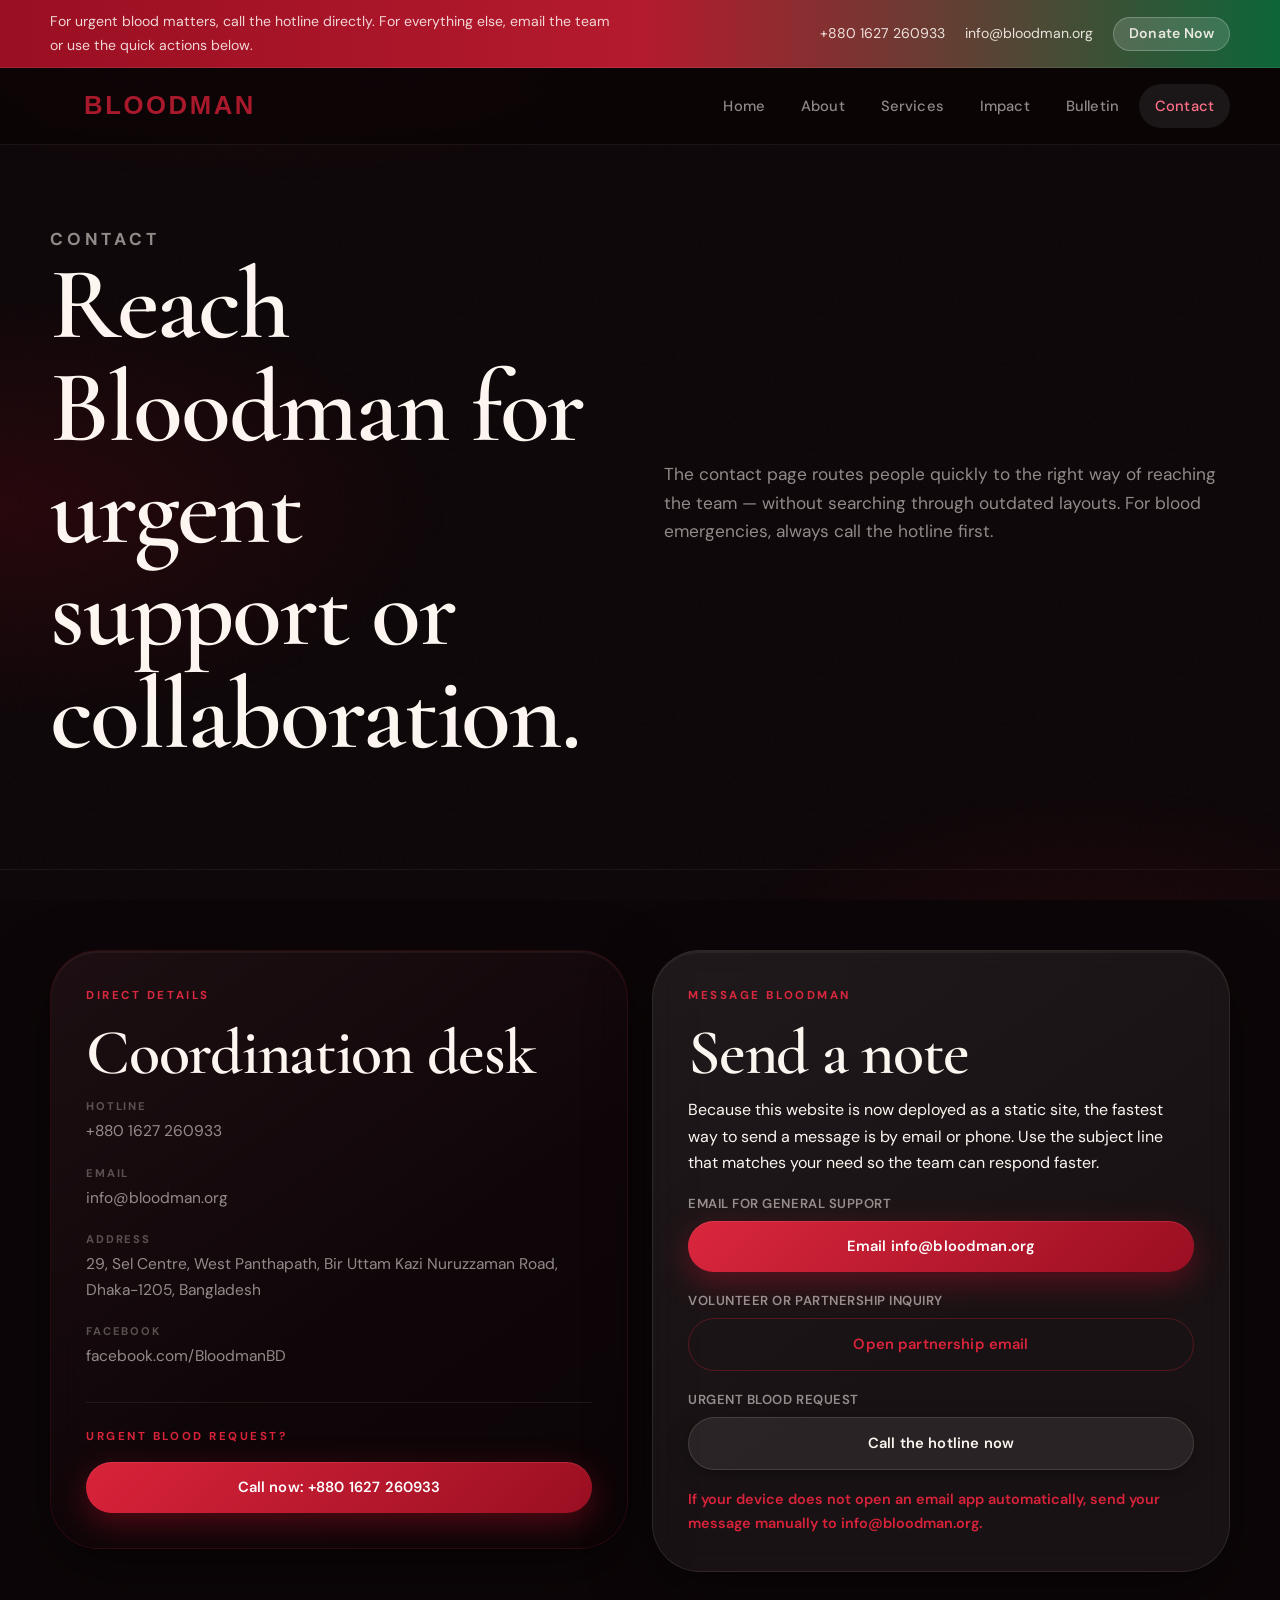
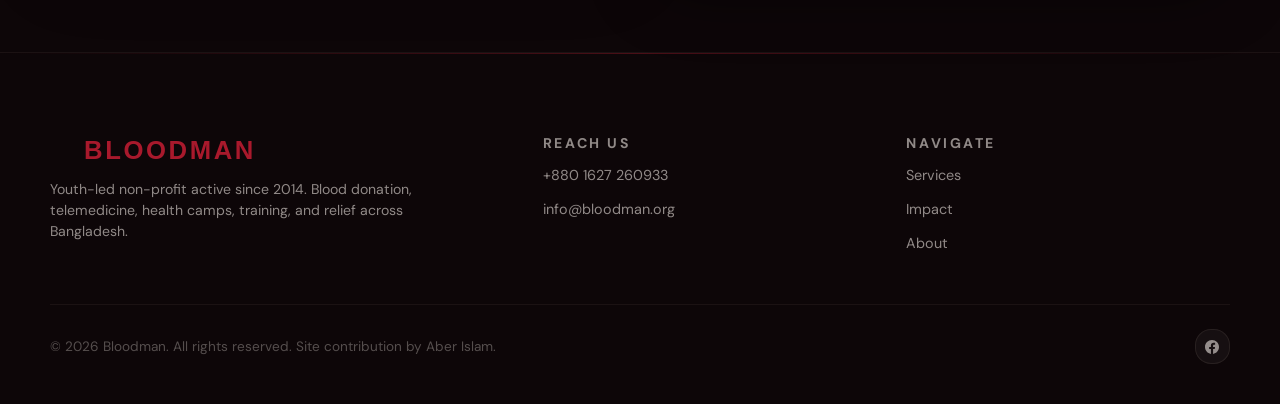
<file: contact.html>
<!DOCTYPE html>
<html lang="en">
<head>
    <meta charset="UTF-8">
    <meta name="viewport" content="width=device-width, initial-scale=1.0">
    <title>Contact Bloodman</title>
    <link rel="icon" type="image/svg+xml" href="assets/bloodman-logo.svg">
    <link rel="apple-touch-icon" href="assets/bloodman-logo.svg">
    <meta name="description" content="Contact Bloodman for urgent blood requests, partnerships, volunteering, and community support inquiries.">
    <link rel="preconnect" href="https://fonts.googleapis.com">
    <link rel="preconnect" href="https://fonts.gstatic.com" crossorigin>
    <link rel="stylesheet" href="css/style.css">
    <script defer src="js/script.js"></script>
</head>
<body>
    <div class="site-shell">

        <div class="top-bar">
            <div class="container top-bar-inner">
                <p>For urgent blood matters, call the hotline directly. For everything else, email the team or use the quick actions below.</p>
                <div class="top-bar-links">
                    <a href="tel:+8801627260933">+880 1627 260933</a>
                    <a href="mailto:info@bloodman.org">info@bloodman.org</a>
                    <a href="https://docs.google.com/forms/d/e/1FAIpQLSe0LbAngYgEhbChUBOO2RM7obSquW6U60OpE1OqbmwCYLhreg/viewform?pli=1" target="_blank" rel="noreferrer" class="top-donate">Donate Now</a>
                </div>
            </div>
        </div>

        <header class="navbar">
            <div class="container nav-container">
                <a href="index.html" class="brand">
                    <img src="assets/bloodman-logo.svg" alt="Bloodman logo" class="brand-logo">
                    </a>
                <button class="menu-toggle" type="button" aria-expanded="false" aria-controls="primary-nav" aria-label="Toggle navigation">
                    <span></span>
                    <span></span>
                </button>
                <nav id="primary-nav" class="site-nav">
                    <ul class="nav-list">
                        <li><a href="index.html">Home</a></li>
                        <li><a href="about.html">About</a></li>
                        <li><a href="services.html">Services</a></li>
                        <li class="has-submenu">
                            <a href="projects.html">Impact</a>
                            <ul class="submenu">
                                <li><a href="projects.html#our-work">Our Work</a></li>
                                <li><a href="projects.html#program-tracks">Program Tracks</a></li>
                                <li><a href="projects.html#partners-awards">Partners &amp; Awards</a></li>
                            </ul>
                        </li>
                        <li class="has-submenu">
                            <a href="bulletin.html">Bulletin</a>
                            <ul class="submenu">
                                <li><a href="bulletin.html#news-events">News &amp; Events</a></li>
                                <li><a href="bulletin.html#tv-coverage">TV Coverage</a></li>
                            </ul>
                        </li>
                        <li><a href="contact.html" class="active">Contact</a></li>
                    </ul>
                </nav>
            </div>
        </header>

        <main>

            <!-- Page hero -->
            <section class="page-hero">
                <div class="container page-hero-grid">
                    <div data-reveal>
                        <p class="eyebrow">Contact</p>
                        <h1>Reach Bloodman for urgent support or collaboration.</h1>
                    </div>
                    <div data-reveal>
                        <p>The contact page routes people quickly to the right way of reaching the team — without searching through outdated layouts. For blood emergencies, always call the hotline first.</p>
                    </div>
                </div>
            </section>

            <!-- Contact layout -->
            <section class="section">
                <div class="container contact-layout">

                    <!-- Direct details card -->
                    <article class="surface-card contact-panel" data-reveal>
                        <p class="card-kicker">Direct details</p>
                        <h2>Coordination desk</h2>
                        <ul class="contact-list">
                            <li>
                                <strong>Hotline</strong>
                                <a href="tel:+8801627260933">+880 1627 260933</a>
                            </li>
                            <li>
                                <strong>Email</strong>
                                <a href="mailto:info@bloodman.org">info@bloodman.org</a>
                            </li>
                            <li>
                                <strong>Address</strong>
                                <span>29, Sel Centre, West Panthapath, Bir Uttam Kazi Nuruzzaman Road, Dhaka-1205, Bangladesh</span>
                            </li>
                            <li>
                                <strong>Facebook</strong>
                                <a href="https://www.facebook.com/BloodmanBD/" target="_blank" rel="noreferrer">facebook.com/BloodmanBD</a>
                            </li>
                        </ul>

                        <!-- Inline urgent CTA -->
                        <div style="margin-top: 2rem; padding-top: 1.5rem; border-top: 1px solid rgba(255,220,200,0.08);">
                            <p class="eyebrow" style="margin-bottom: 0.5rem;">Urgent blood request?</p>
                            <a href="tel:+8801627260933" class="btn btn-primary" style="width:100%; margin-top: 0.5rem;">Call now: +880 1627 260933</a>
                        </div>
                    </article>

                    <!-- Message card -->
                    <article class="surface-card" data-reveal>
                        <p class="card-kicker">Message Bloodman</p>
                        <h2>Send a note</h2>
                        <p>Because this website is now deployed as a static site, the fastest way to send a message is by email or phone. Use the subject line that matches your need so the team can respond faster.</p>
                        <div class="contact-form">
                            <div class="form-group">
                                <label>Email for general support</label>
                                <a href="mailto:info@bloodman.org?subject=Bloodman%20Support%20Request" class="btn btn-primary">Email info@bloodman.org</a>
                            </div>
                            <div class="form-group">
                                <label>Volunteer or partnership inquiry</label>
                                <a href="mailto:info@bloodman.org?subject=Volunteer%20or%20Partnership%20Inquiry" class="btn btn-ghost">Open partnership email</a>
                            </div>
                            <div class="form-group">
                                <label>Urgent blood request</label>
                                <a href="tel:+8801627260933" class="btn btn-secondary">Call the hotline now</a>
                            </div>
                            <p class="form-note">If your device does not open an email app automatically, send your message manually to <a href="mailto:info@bloodman.org">info@bloodman.org</a>.</p>
                        </div>
                    </article>

                </div>
            </section>

        </main>

        <footer class="footer">
            <div class="container footer-grid">
                <div>
                    <a href="index.html" class="brand footer-brand">
                        <img src="assets/bloodman-logo.svg" alt="Bloodman logo" class="brand-logo">
                        
                    </a>
                    <p class="footer-about">Youth-led non-profit active since 2014. Blood donation, telemedicine, health camps, training, and relief across Bangladesh.</p>
                </div>
                <div>
                    <p class="footer-label">Reach us</p>
                    <a href="tel:+8801627260933">+880 1627 260933</a>
                    <a href="mailto:info@bloodman.org">info@bloodman.org</a>
                </div>
                <div>
                    <p class="footer-label">Navigate</p>
                    <a href="services.html">Services</a>
                    <a href="projects.html">Impact</a>
                    <a href="about.html">About</a>
                </div>
            </div>
            <div class="container footer-bottom">
                <p>&copy; 2026 Bloodman. All rights reserved. Site contribution by <a href="https://github.com/iamaber" target="_blank" rel="noreferrer">Aber Islam</a>.</p>
                <div class="footer-socials">
                    <a href="https://www.facebook.com/BloodmanBD/" target="_blank" rel="noreferrer" class="footer-social-link" aria-label="Facebook">
                        <svg width="14" height="14" viewBox="0 0 24 24" fill="currentColor"><path d="M24 12.073c0-6.627-5.373-12-12-12s-12 5.373-12 12c0 5.99 4.388 10.954 10.125 11.854v-8.385H7.078v-3.47h3.047V9.43c0-3.007 1.792-4.669 4.533-4.669 1.312 0 2.686.235 2.686.235v2.953H15.83c-1.491 0-1.956.925-1.956 1.874v2.25h3.328l-.532 3.47h-2.796v8.385C19.612 23.027 24 18.062 24 12.073z"/></svg>
                    </a>
                </div>
            </div>
        </footer>

    </div>
</body>
</html>
</file>
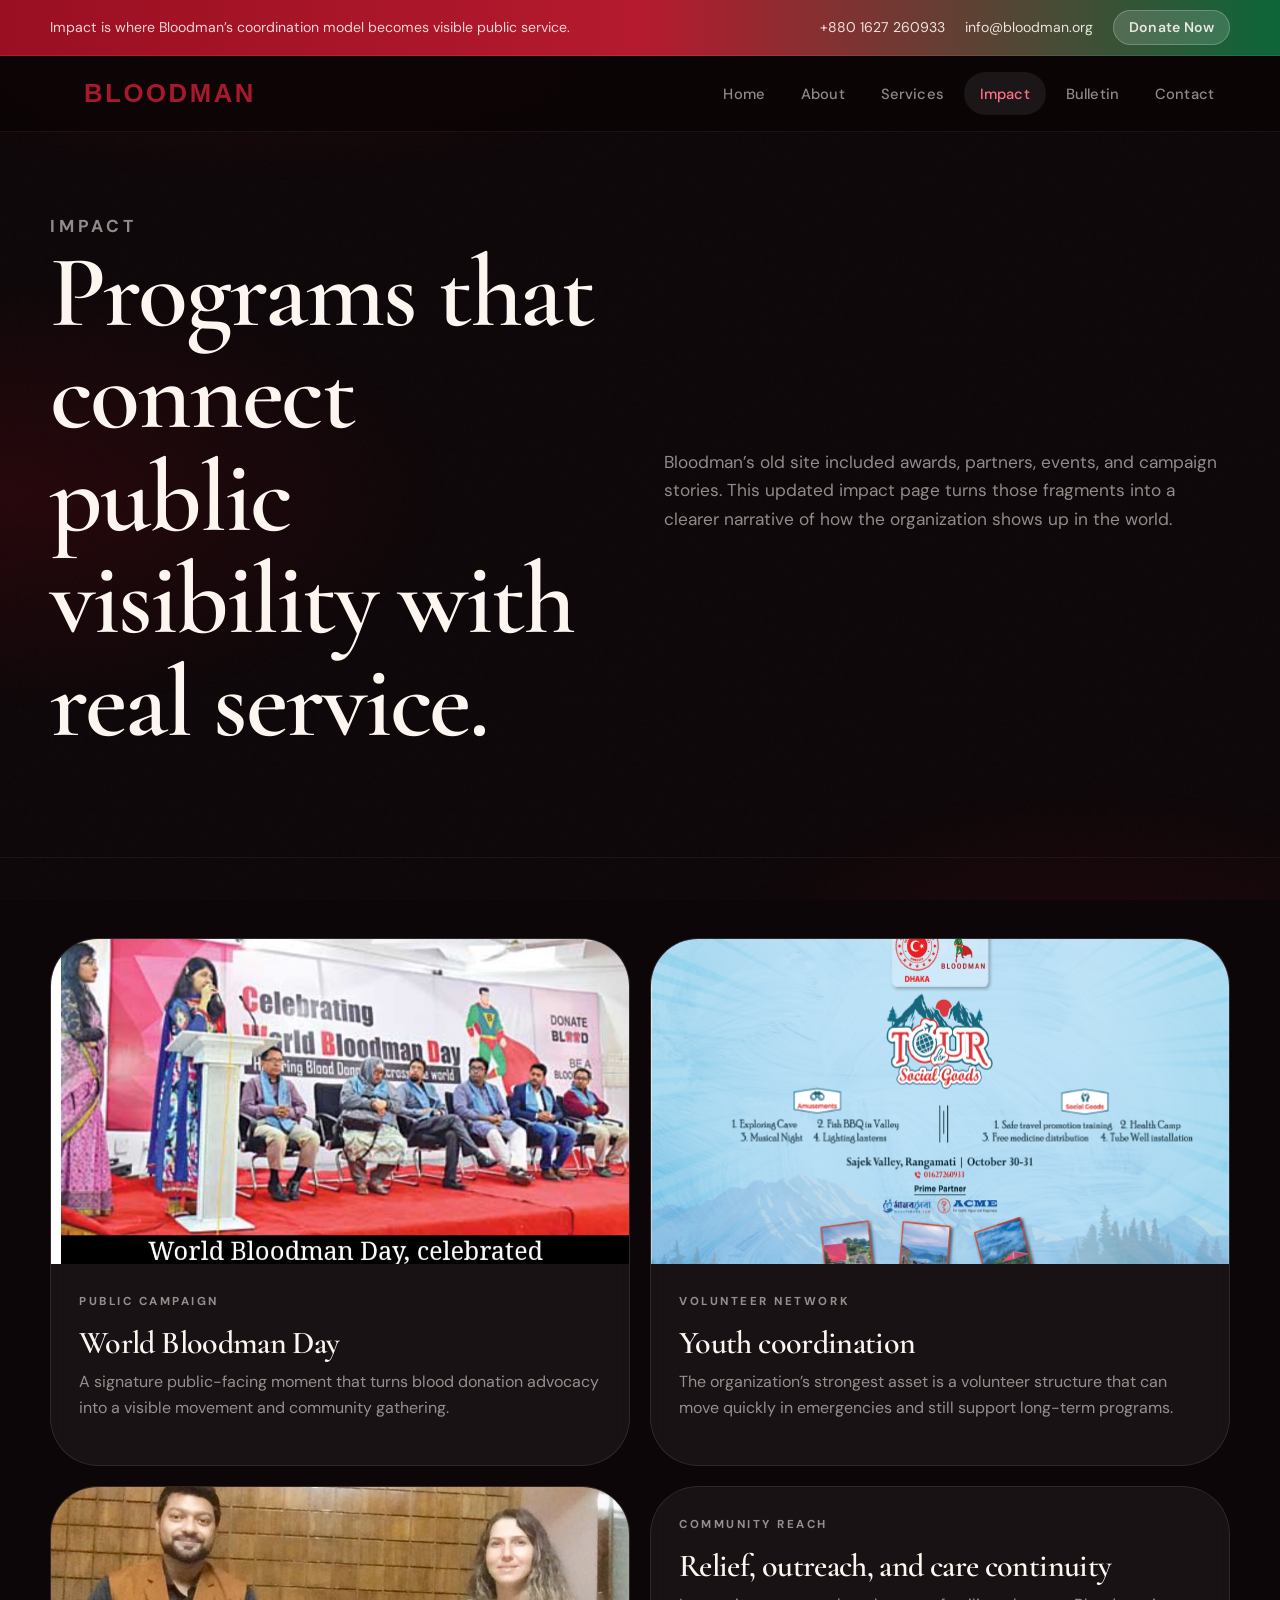
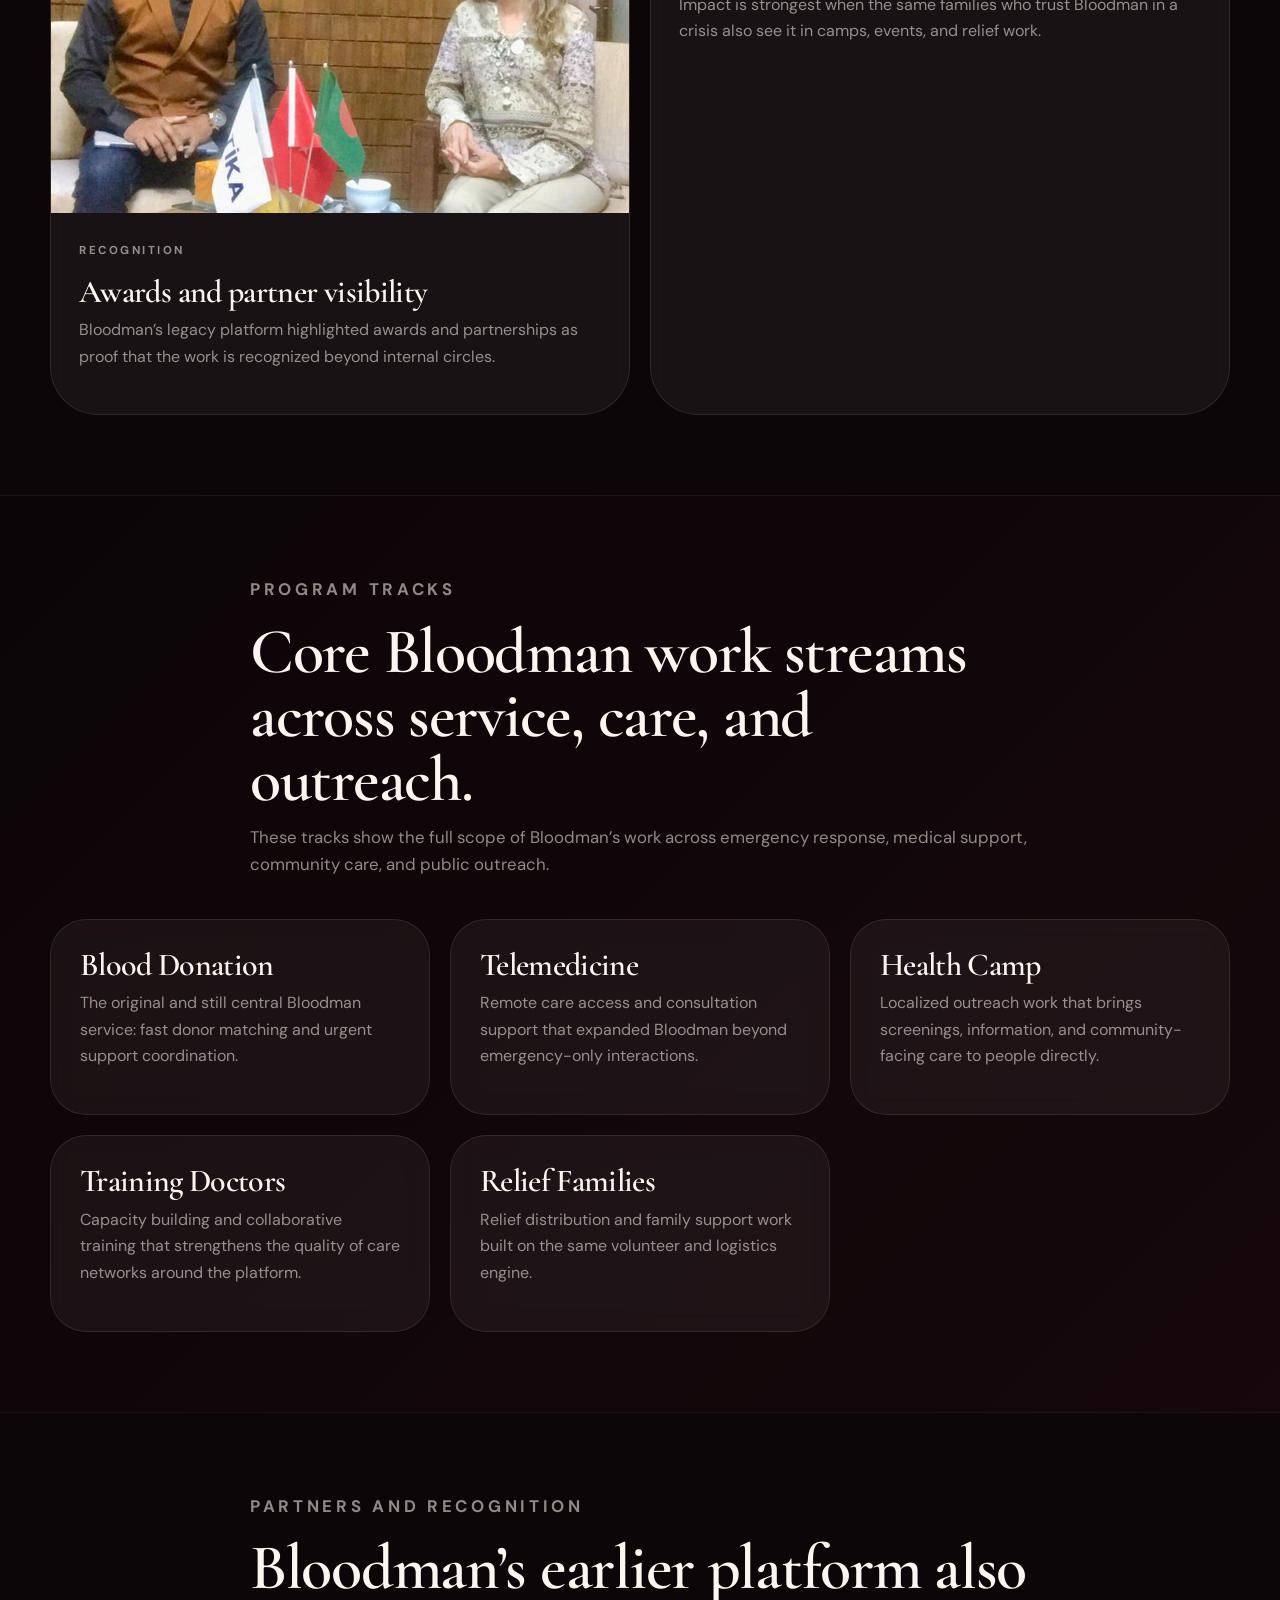
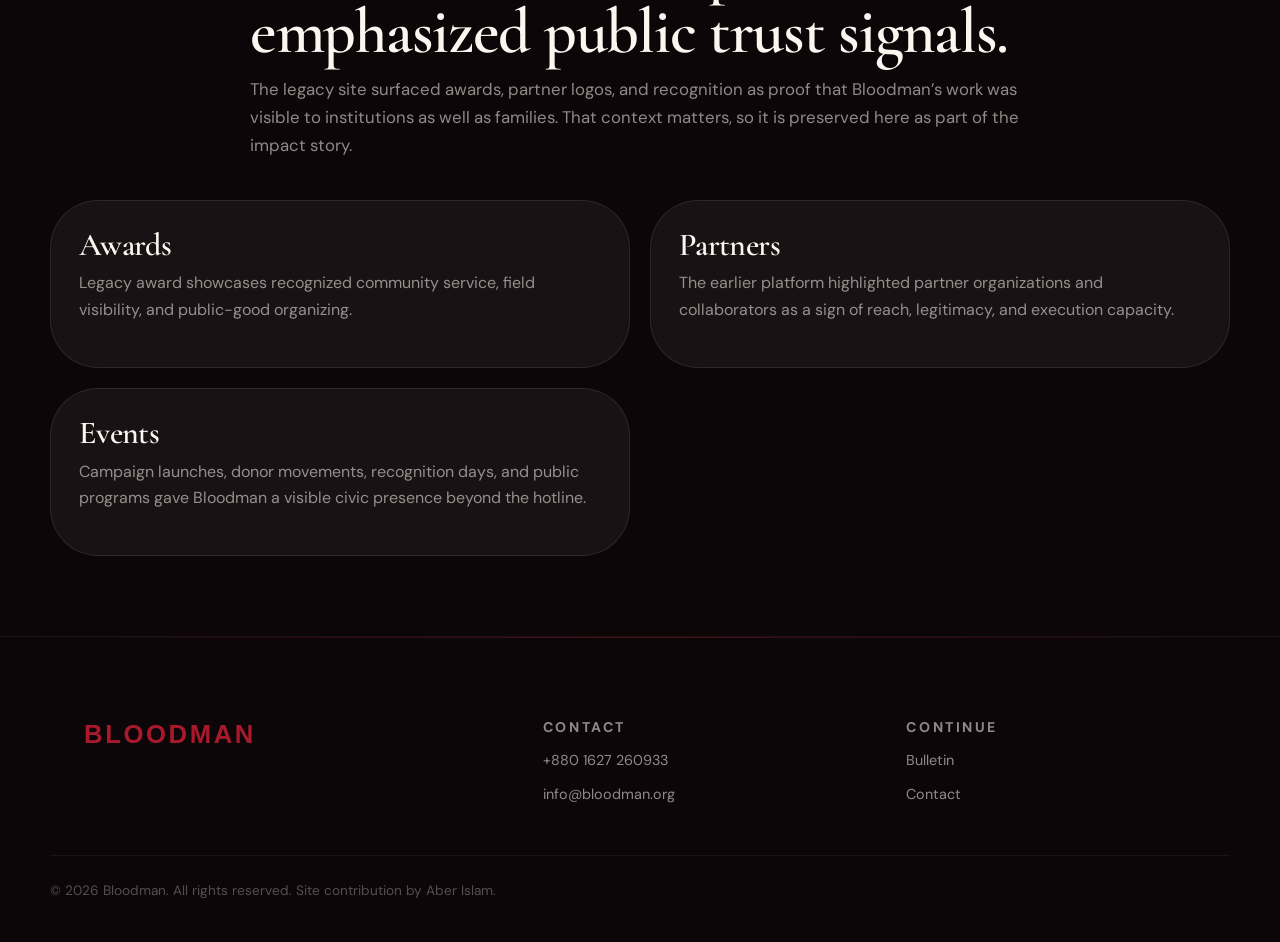
<file: projects.html>
<!DOCTYPE html>
<html lang="en">
<head>
    <meta charset="UTF-8">
    <meta name="viewport" content="width=device-width, initial-scale=1.0">
    <title>Bloodman Impact</title>
    <meta name="description" content="See Bloodman impact programs, public events, awareness campaigns, relief efforts, and youth-led community initiatives.">
    <link rel="stylesheet" href="css/style.css">
    <script defer src="js/script.js"></script>
</head>
<body>
    <div class="site-shell">
        <div class="top-bar">
            <div class="container top-bar-inner">
                <p>Impact is where Bloodman’s coordination model becomes visible public service.</p>
                <div class="top-bar-links">
                    <a href="tel:+8801627260933">+880 1627 260933</a>
                    <a href="mailto:info@bloodman.org">info@bloodman.org</a>
                    <a href="https://docs.google.com/forms/d/e/1FAIpQLSe0LbAngYgEhbChUBOO2RM7obSquW6U60OpE1OqbmwCYLhreg/viewform?pli=1" target="_blank" rel="noreferrer" class="top-donate">Donate Now</a>
                </div>
            </div>
        </div>
        <header class="navbar">
            <div class="container nav-container">
                <a href="index.html" class="brand">
                    <img src="assets/bloodman-logo.svg" alt="Bloodman logo" class="brand-logo">
                    </a>
                <button class="menu-toggle" type="button" aria-expanded="false" aria-controls="primary-nav" aria-label="Toggle navigation">
                    <span></span>
                    <span></span>
                </button>
                <nav id="primary-nav" class="site-nav">
                    <ul class="nav-list">
                        <li><a href="index.html">Home</a></li>
                        <li><a href="about.html">About</a></li>
                        <li><a href="services.html">Services</a></li>
                        <li class="has-submenu">
                            <a href="projects.html" class="active">Impact</a>
                            <ul class="submenu">
                                <li><a href="#our-work">Our Work</a></li>
                                <li><a href="#program-tracks">Program Tracks</a></li>
                                <li><a href="#partners-awards">Partners & Awards</a></li>
                            </ul>
                        </li>
                        <li class="has-submenu">
                            <a href="bulletin.html">Bulletin</a>
                            <ul class="submenu">
                                <li><a href="bulletin.html#news-events">News & Events</a></li>
                                <li><a href="bulletin.html#tv-coverage">TV Coverage</a></li>
                            </ul>
                        </li>
                        <li><a href="contact.html">Contact</a></li>
                    </ul>
                </nav>
            </div>
        </header>

        <main>
            <section class="page-hero">
                <div class="container page-hero-grid">
                    <div data-reveal>
                        <p class="eyebrow">Impact</p>
                        <h1>Programs that connect public visibility with real service.</h1>
                    </div>
                    <div data-reveal>
                        <p>Bloodman’s old site included awards, partners, events, and campaign stories. This updated impact page turns those fragments into a clearer narrative of how the organization shows up in the world.</p>
                    </div>
                </div>
            </section>

            <section class="section" id="our-work">
                <div class="container impact-grid-cards">
                    <article class="impact-card" data-reveal>
                        <img src="assets/world-bloodman-day.jpeg" alt="World Bloodman Day celebration" loading="lazy">
                        <div>
                            <p class="card-kicker">Public campaign</p>
                            <h3>World Bloodman Day</h3>
                            <p>A signature public-facing moment that turns blood donation advocacy into a visible movement and community gathering.</p>
                        </div>
                    </article>
                    <article class="impact-card" data-reveal>
                        <img src="assets/bloodman-tour-for-social-goods.png" alt="Bloodman Tour for Social Goods poster" loading="lazy">
                        <div>
                            <p class="card-kicker">Volunteer network</p>
                            <h3>Youth coordination</h3>
                            <p>The organization’s strongest asset is a volunteer structure that can move quickly in emergencies and still support long-term programs.</p>
                        </div>
                    </article>
                    <article class="impact-card" data-reveal>
                        <img src="assets/bloodman-sahariar-hasan-jisun.jpg" alt="Bloodman collaboration photograph" loading="lazy">
                        <div>
                            <p class="card-kicker">Recognition</p>
                            <h3>Awards and partner visibility</h3>
                            <p>Bloodman’s legacy platform highlighted awards and partnerships as proof that the work is recognized beyond internal circles.</p>
                        </div>
                    </article>
                    <article class="impact-card" data-reveal>
                        <div>
                            <p class="card-kicker">Community reach</p>
                            <h3>Relief, outreach, and care continuity</h3>
                            <p>Impact is strongest when the same families who trust Bloodman in a crisis also see it in camps, events, and relief work.</p>
                        </div>
                    </article>
                </div>
            </section>

            <section class="section section-contrast" id="program-tracks">
                <div class="container section-heading" data-reveal>
                    <p class="eyebrow">Program Tracks</p>
                    <h2>Core Bloodman work streams across service, care, and outreach.</h2>
                    <p>These tracks show the full scope of Bloodman’s work across emergency response, medical support, community care, and public outreach.</p>
                </div>
                <div class="container track-grid">
                    <article class="track-card" data-reveal>
                        <h3>Blood Donation</h3>
                        <p>The original and still central Bloodman service: fast donor matching and urgent support coordination.</p>
                    </article>
                    <article class="track-card" data-reveal>
                        <h3>Telemedicine</h3>
                        <p>Remote care access and consultation support that expanded Bloodman beyond emergency-only interactions.</p>
                    </article>
                    <article class="track-card" data-reveal>
                        <h3>Health Camp</h3>
                        <p>Localized outreach work that brings screenings, information, and community-facing care to people directly.</p>
                    </article>
                    <article class="track-card" data-reveal>
                        <h3>Training Doctors</h3>
                        <p>Capacity building and collaborative training that strengthens the quality of care networks around the platform.</p>
                    </article>
                    <article class="track-card" data-reveal>
                        <h3>Relief Families</h3>
                        <p>Relief distribution and family support work built on the same volunteer and logistics engine.</p>
                    </article>
                </div>
            </section>

            <section class="section" id="partners-awards">
                <div class="container section-heading" data-reveal>
                    <p class="eyebrow">Partners and Recognition</p>
                    <h2>Bloodman’s earlier platform also emphasized public trust signals.</h2>
                    <p>The legacy site surfaced awards, partner logos, and recognition as proof that Bloodman’s work was visible to institutions as well as families. That context matters, so it is preserved here as part of the impact story.</p>
                </div>
                <div class="container detail-grid">
                    <article class="detail-card" data-reveal>
                        <h3>Awards</h3>
                        <p>Legacy award showcases recognized community service, field visibility, and public-good organizing.</p>
                    </article>
                    <article class="detail-card" data-reveal>
                        <h3>Partners</h3>
                        <p>The earlier platform highlighted partner organizations and collaborators as a sign of reach, legitimacy, and execution capacity.</p>
                    </article>
                    <article class="detail-card" data-reveal>
                        <h3>Events</h3>
                        <p>Campaign launches, donor movements, recognition days, and public programs gave Bloodman a visible civic presence beyond the hotline.</p>
                    </article>
                </div>
            </section>
        </main>

        <footer class="footer">
            <div class="container footer-grid">
                <div>
                    <a href="index.html" class="brand footer-brand">
                        <img src="assets/bloodman-logo.svg" alt="Bloodman logo" class="brand-logo">
                        
                    </a>
                </div>
                <div>
                    <p class="footer-label">Contact</p>
                    <a href="tel:+8801627260933">+880 1627 260933</a>
                    <a href="mailto:info@bloodman.org">info@bloodman.org</a>
                </div>
                <div>
                    <p class="footer-label">Continue</p>
                    <a href="bulletin.html">Bulletin</a>
                    <a href="contact.html">Contact</a>
                </div>
            </div>
            <div class="container footer-bottom">
                <p>&copy; 2026 Bloodman. All rights reserved. Site contribution by <a href="https://github.com/iamaber" target="_blank" rel="noreferrer">Aber Islam</a>.</p>
            </div>
        </footer>
    </div>
</body>
</html>
</file>
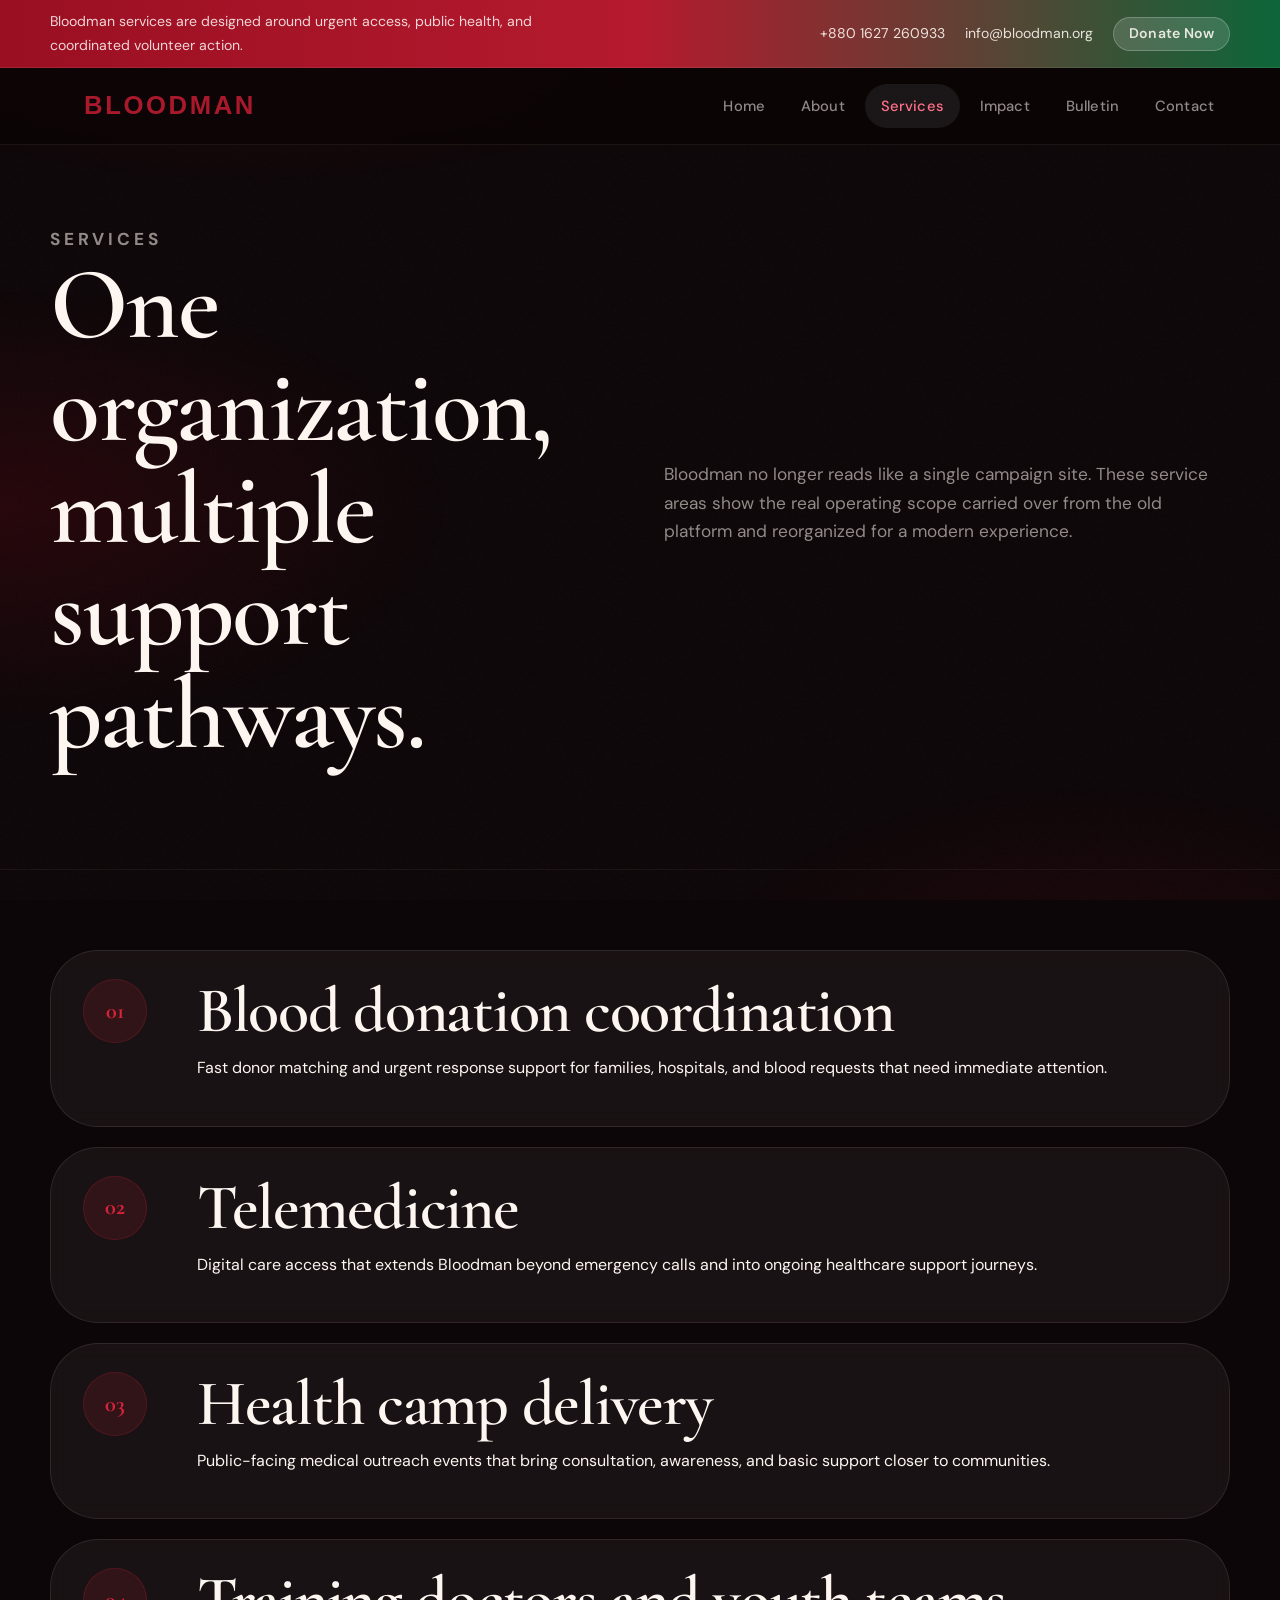
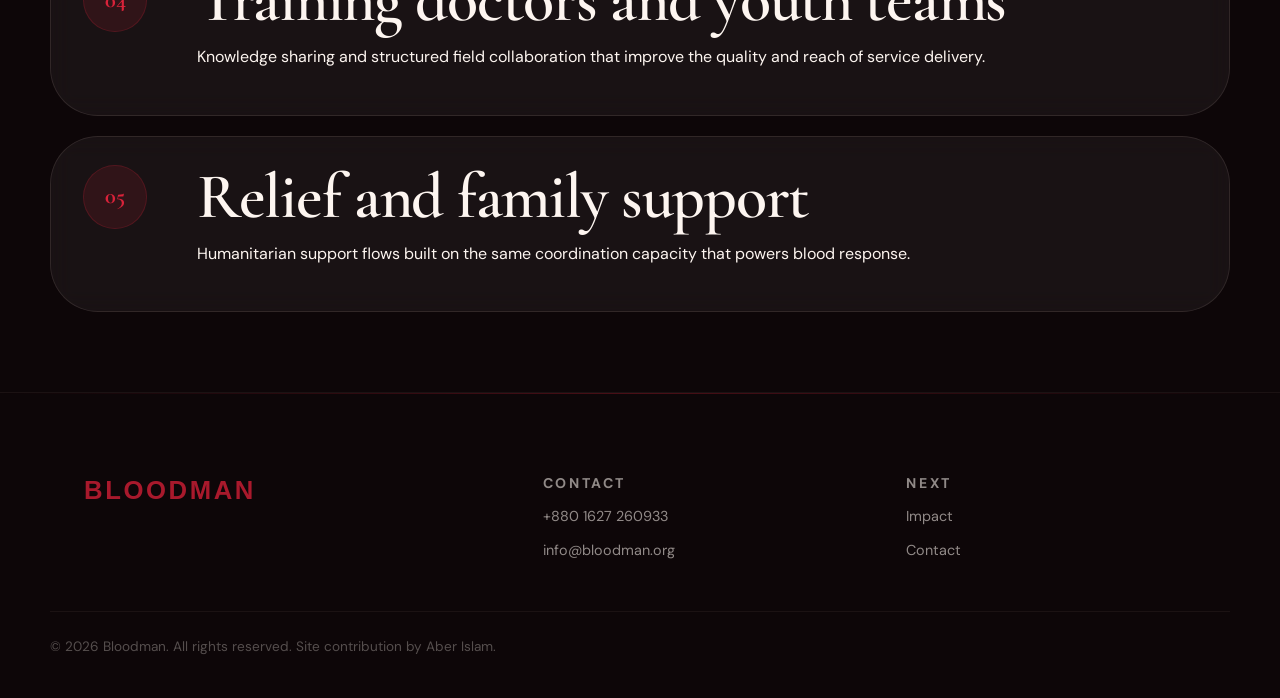
<file: services.html>
<!DOCTYPE html>
<html lang="en">
<head>
    <meta charset="UTF-8">
    <meta name="viewport" content="width=device-width, initial-scale=1.0">
    <title>Bloodman Services</title>
    <meta name="description" content="Explore Bloodman services including blood donor matching, telemedicine, health camps, training, and relief support.">
    <link rel="stylesheet" href="css/style.css">
    <script defer src="js/script.js"></script>
</head>
<body>
    <div class="site-shell">
        <div class="top-bar">
            <div class="container top-bar-inner">
                <p>Bloodman services are designed around urgent access, public health, and coordinated volunteer action.</p>
                <div class="top-bar-links">
                    <a href="tel:+8801627260933">+880 1627 260933</a>
                    <a href="mailto:info@bloodman.org">info@bloodman.org</a>
                    <a href="https://docs.google.com/forms/d/e/1FAIpQLSe0LbAngYgEhbChUBOO2RM7obSquW6U60OpE1OqbmwCYLhreg/viewform?pli=1" target="_blank" rel="noreferrer" class="top-donate">Donate Now</a>
                </div>
            </div>
        </div>
        <header class="navbar">
            <div class="container nav-container">
                <a href="index.html" class="brand">
                    <img src="assets/bloodman-logo.svg" alt="Bloodman logo" class="brand-logo">
                    </a>
                <button class="menu-toggle" type="button" aria-expanded="false" aria-controls="primary-nav" aria-label="Toggle navigation">
                    <span></span>
                    <span></span>
                </button>
                <nav id="primary-nav" class="site-nav">
                    <ul class="nav-list">
                        <li><a href="index.html">Home</a></li>
                        <li><a href="about.html">About</a></li>
                        <li><a href="services.html" class="active">Services</a></li>
                        <li class="has-submenu">
                            <a href="projects.html">Impact</a>
                            <ul class="submenu">
                                <li><a href="projects.html#our-work">Our Work</a></li>
                                <li><a href="projects.html#program-tracks">Program Tracks</a></li>
                                <li><a href="projects.html#partners-awards">Partners & Awards</a></li>
                            </ul>
                        </li>
                        <li class="has-submenu">
                            <a href="bulletin.html">Bulletin</a>
                            <ul class="submenu">
                                <li><a href="bulletin.html#news-events">News & Events</a></li>
                                <li><a href="bulletin.html#tv-coverage">TV Coverage</a></li>
                            </ul>
                        </li>
                        <li><a href="contact.html">Contact</a></li>
                    </ul>
                </nav>
            </div>
        </header>

        <main>
            <section class="page-hero">
                <div class="container page-hero-grid">
                    <div data-reveal>
                        <p class="eyebrow">Services</p>
                        <h1>One organization, multiple support pathways.</h1>
                    </div>
                    <div data-reveal>
                        <p>Bloodman no longer reads like a single campaign site. These service areas show the real operating scope carried over from the old platform and reorganized for a modern experience.</p>
                    </div>
                </div>
            </section>

            <section class="section">
                <div class="container service-list">
                    <article class="service-row" data-reveal>
                        <div class="service-index">01</div>
                        <div>
                            <h2>Blood donation coordination</h2>
                            <p>Fast donor matching and urgent response support for families, hospitals, and blood requests that need immediate attention.</p>
                        </div>
                    </article>
                    <article class="service-row" data-reveal>
                        <div class="service-index">02</div>
                        <div>
                            <h2>Telemedicine</h2>
                            <p>Digital care access that extends Bloodman beyond emergency calls and into ongoing healthcare support journeys.</p>
                        </div>
                    </article>
                    <article class="service-row" data-reveal>
                        <div class="service-index">03</div>
                        <div>
                            <h2>Health camp delivery</h2>
                            <p>Public-facing medical outreach events that bring consultation, awareness, and basic support closer to communities.</p>
                        </div>
                    </article>
                    <article class="service-row" data-reveal>
                        <div class="service-index">04</div>
                        <div>
                            <h2>Training doctors and youth teams</h2>
                            <p>Knowledge sharing and structured field collaboration that improve the quality and reach of service delivery.</p>
                        </div>
                    </article>
                    <article class="service-row" data-reveal>
                        <div class="service-index">05</div>
                        <div>
                            <h2>Relief and family support</h2>
                            <p>Humanitarian support flows built on the same coordination capacity that powers blood response.</p>
                        </div>
                    </article>
                </div>
            </section>
        </main>

        <footer class="footer">
            <div class="container footer-grid">
                <div>
                    <a href="index.html" class="brand footer-brand">
                        <img src="assets/bloodman-logo.svg" alt="Bloodman logo" class="brand-logo">
                        
                    </a>
                </div>
                <div>
                    <p class="footer-label">Contact</p>
                    <a href="tel:+8801627260933">+880 1627 260933</a>
                    <a href="mailto:info@bloodman.org">info@bloodman.org</a>
                </div>
                <div>
                    <p class="footer-label">Next</p>
                    <a href="projects.html">Impact</a>
                    <a href="contact.html">Contact</a>
                </div>
            </div>
            <div class="container footer-bottom">
                <p>&copy; 2026 Bloodman. All rights reserved. Site contribution by <a href="https://github.com/iamaber" target="_blank" rel="noreferrer">Aber Islam</a>.</p>
            </div>
        </footer>
    </div>
</body>
</html>
</file>
<file: css/style.css>
/* ============================================================
   BLOODMAN — Design System 2.0
   Aesthetic: Cinematic Dark Luxury · Editorial Crimson
   ============================================================ */

@import url('https://fonts.googleapis.com/css2?family=Cormorant+Garamond:ital,wght@0,400;0,600;0,700;1,400;1,600&family=DM+Sans:wght@300;400;500;600;700&display=swap');

/* ── Variables ─────────────────────────────────────────── */
:root {
    /* Palette */
    --bg:           #0d0608;
    --bg-2:         #130a0c;
    --surface:      rgba(22, 10, 13, 0.92);
    --surface-light: rgba(255, 248, 244, 0.04);
    --glass:        rgba(255, 248, 244, 0.05);
    --glass-border: rgba(255, 220, 210, 0.10);
    --glass-strong: rgba(255, 248, 244, 0.09);

    --ink:          #fdf5f0;
    --ink-muted:    rgba(253, 245, 240, 0.55);
    --ink-dim:      rgba(253, 245, 240, 0.30);

    --red:          #d9233a;
    --red-deep:     #9a0f22;
    --red-glow:     rgba(217, 35, 58, 0.22);
    --red-soft:     rgba(217, 35, 58, 0.12);
    --red-bright:   #ff3f57;

    --gold:         #c89b5a;
    --gold-soft:    rgba(200, 155, 90, 0.15);

    --green:        #1a8c52;
    --green-glow:   rgba(26, 140, 82, 0.18);

    /* Radii */
    --r-sm:  16px;
    --r-md:  24px;
    --r-lg:  36px;
    --r-xl:  48px;
    --r-pill: 999px;

    /* Shadows */
    --shadow-sm:    0 4px 20px rgba(0,0,0,0.35);
    --shadow-md:    0 12px 48px rgba(0,0,0,0.5);
    --shadow-lg:    0 24px 80px rgba(0,0,0,0.65);
    --shadow-glow:  0 0 60px var(--red-glow);
    --shadow-card:  0 2px 1px rgba(255,220,200,0.06) inset, 0 20px 60px rgba(0,0,0,0.55);

    /* Type */
    --font-display: 'Cormorant Garamond', 'Georgia', serif;
    --font-body:    'DM Sans', 'Trebuchet MS', sans-serif;

    /* Layout */
    --container:    1180px;

    /* Transitions */
    --ease:         cubic-bezier(0.25, 0.46, 0.45, 0.94);
    --ease-spring:  cubic-bezier(0.34, 1.56, 0.64, 1);
    --dur-fast:     160ms;
    --dur-mid:      280ms;
    --dur-slow:     600ms;
}

/* ── Reset & Base ──────────────────────────────────────── */
*, *::before, *::after { box-sizing: border-box; }

html {
    scroll-behavior: smooth;
    -webkit-text-size-adjust: 100%;
}

body {
    margin: 0;
    min-width: 320px;
    background: var(--bg);
    color: var(--ink);
    font-family: var(--font-body);
    font-size: 1rem;
    line-height: 1.65;
    -webkit-font-smoothing: antialiased;
}

body.nav-open { overflow: hidden; }

img { display: block; max-width: 100%; height: auto; }
a { color: inherit; text-decoration: none; }
button, input, textarea, select { font: inherit; }

h1, h2, h3, h4 {
    font-family: var(--font-display);
    font-weight: 600;
    line-height: 1.0;
    letter-spacing: -0.02em;
    margin-top: 0;
}

h1 { font-size: clamp(3.2rem, 8vw, 7rem); margin-bottom: 1rem; }
h2 { font-size: clamp(2.2rem, 5vw, 4.2rem); margin-bottom: 0.75rem; }
h3 { font-size: clamp(1.5rem, 2.5vw, 2.4rem); margin-bottom: 0.6rem; }
p  { margin-top: 0; }

/* ── Background canvas ─────────────────────────────────── */
.site-shell {
    position: relative;
    min-height: 100vh;
    overflow: clip;
}

/* Subtle grain overlay */
.site-shell::before {
    content: "";
    position: fixed;
    inset: 0;
    pointer-events: none;
    z-index: 0;
    background-image: url("data:image/svg+xml,%3Csvg viewBox='0 0 512 512' xmlns='http://www.w3.org/2000/svg'%3E%3Cfilter id='n'%3E%3CfeTurbulence type='fractalNoise' baseFrequency='0.75' numOctaves='4' stitchTiles='stitch'/%3E%3C/filter%3E%3Crect width='100%25' height='100%25' filter='url(%23n)' opacity='1'/%3E%3C/svg%3E");
    background-size: 180px;
    opacity: 0.032;
}

/* Radial ambient glow */
.site-shell::after {
    content: "";
    position: fixed;
    inset: 0;
    pointer-events: none;
    z-index: 0;
    background:
        radial-gradient(ellipse 80% 55% at 20% -10%, rgba(160, 15, 30, 0.22) 0%, transparent 55%),
        radial-gradient(ellipse 60% 45% at 85% 110%, rgba(120, 10, 22, 0.18) 0%, transparent 50%);
}

main, header, footer, .top-bar { position: relative; z-index: 1; }

/* ── Container ─────────────────────────────────────────── */
.container {
    width: min(calc(100% - 2.5rem), var(--container));
    margin-inline: auto;
}

/* ── Top bar ───────────────────────────────────────────── */
.top-bar {
    background: linear-gradient(90deg, var(--red-deep) 0%, #b51a2e 50%, #0d6639 100%);
    border-bottom: 1px solid rgba(255,255,255,0.08);
}

.top-bar-inner {
    display: flex;
    justify-content: space-between;
    align-items: center;
    gap: 1rem;
    padding: 0.65rem 0;
    font-size: 0.88rem;
    font-weight: 400;
    color: rgba(255,248,244,0.85);
}

.top-bar-inner p { margin: 0; max-width: 56ch; }

.top-bar-links {
    display: flex;
    gap: 1.25rem;
    align-items: center;
    flex-wrap: wrap;
}

.top-bar-links a { color: rgba(255,248,244,0.88); transition: color var(--dur-fast); }
.top-bar-links a:hover { color: #fff; }

.top-donate {
    padding: 0.28rem 0.9rem;
    border-radius: var(--r-pill);
    background: rgba(255,255,255,0.14);
    border: 1px solid rgba(255,255,255,0.22);
    font-weight: 600;
    letter-spacing: 0.02em;
    transition: background var(--dur-fast), color var(--dur-fast);
}

.top-donate:hover {
    background: rgba(255,255,255,0.26);
    color: #fff;
}

/* ── Navbar ────────────────────────────────────────────── */
.navbar {
    position: sticky;
    top: 0;
    z-index: 100;
    backdrop-filter: blur(28px) saturate(1.4);
    -webkit-backdrop-filter: blur(28px) saturate(1.4);
    background: rgba(10, 4, 6, 0.82);
    border-bottom: 1px solid rgba(255,220,200,0.07);
    transition: background var(--dur-mid) var(--ease);
}

.nav-container {
    display: flex;
    align-items: center;
    justify-content: space-between;
    gap: 1.5rem;
    padding: 1rem 0;
}

/* Brand */
.brand {
    display: inline-flex;
    align-items: center;
    gap: 0.85rem;
    flex-shrink: 0;
}

.brand-logo {
    height: 36px;
    width: auto;
    max-width: 240px;
    object-fit: contain;
    transition: transform var(--dur-mid) var(--ease-spring);
}

.brand:hover .brand-logo { transform: scale(1.06); }

.brand-copy {
    display: flex;
    flex-direction: column;
    gap: 0.06rem;
}

.brand-copy strong {
    font-family: var(--font-display);
    font-size: 1.25rem;
    font-weight: 700;
    letter-spacing: -0.02em;
    color: var(--ink);
    line-height: 1;
}

.brand-copy small {
    font-size: 0.75rem;
    color: var(--ink-muted);
    letter-spacing: 0.04em;
    line-height: 1;
}

/* Nav list */
.site-nav { display: flex; }

.nav-list {
    display: flex;
    align-items: center;
    gap: 0.25rem;
    list-style: none;
    margin: 0;
    padding: 0;
}

.has-submenu { position: relative; }

.nav-list > li > a {
    display: inline-flex;
    align-items: center;
    min-height: 2.6rem;
    padding: 0.6rem 1rem;
    border-radius: var(--r-pill);
    color: var(--ink-muted);
    font-size: 0.92rem;
    font-weight: 500;
    letter-spacing: 0.01em;
    transition: color var(--dur-fast), background var(--dur-fast);
}

.nav-list > li > a:hover,
.nav-list > li > a.active {
    color: var(--ink);
    background: rgba(255,255,255,0.07);
}

.nav-list > li > a.active {
    color: #ff7088;
}

/* Submenu */
.submenu {
    position: absolute;
    top: 100%;
    left: 50%;
    transform: translateX(-50%) translateY(8px);
    display: grid;
    gap: 0.2rem;
    min-width: 210px;
    padding: 0.6rem;
    padding-top: 0.9rem; /* includes the 0.6rem bridge gap so hover is continuous */
    list-style: none;
    margin: 0;
    border: 1px solid var(--glass-border);
    border-radius: var(--r-md);
    background: rgba(18, 8, 11, 0.96);
    backdrop-filter: blur(24px);
    box-shadow: var(--shadow-lg), 0 0 0 1px rgba(255,80,100,0.06) inset;
    opacity: 0;
    visibility: hidden;
    pointer-events: none;
    transition: opacity var(--dur-mid) var(--ease), transform var(--dur-mid) var(--ease), visibility var(--dur-mid);
}

.submenu a {
    display: block;
    padding: 0.55rem 0.85rem;
    border-radius: var(--r-sm);
    font-size: 0.9rem;
    color: var(--ink-muted);
    transition: color var(--dur-fast), background var(--dur-fast);
}

.submenu a:hover {
    color: var(--ink);
    background: var(--glass);
}

.has-submenu:hover .submenu,
.has-submenu:focus-within .submenu {
    opacity: 1;
    visibility: visible;
    pointer-events: auto;
    transform: translateX(-50%) translateY(0);
}

/* Mobile toggle */
.menu-toggle {
    display: none;
    width: 2.75rem;
    height: 2.75rem;
    border: 1px solid rgba(255,220,200,0.12);
    border-radius: var(--r-sm);
    background: rgba(255,255,255,0.05);
    cursor: pointer;
    flex-direction: column;
    align-items: center;
    justify-content: center;
    gap: 5px;
    transition: background var(--dur-fast);
}

.menu-toggle:hover { background: rgba(255,255,255,0.10); }

.menu-toggle span {
    display: block;
    width: 1.1rem;
    height: 1.5px;
    background: var(--ink);
    border-radius: 2px;
    transition: transform var(--dur-mid) var(--ease), opacity var(--dur-mid);
}

body.nav-open .menu-toggle span:nth-child(1) { transform: translateY(6.5px) rotate(45deg); }
body.nav-open .menu-toggle span:nth-child(2) { transform: translateY(-6.5px) rotate(-45deg); }

/* ── Eyebrow / Kicker ──────────────────────────────────── */
.eyebrow, .card-kicker {
    margin: 0 0 1rem;
    color: var(--red);
    font-size: 0.72rem;
    font-weight: 700;
    text-transform: uppercase;
    letter-spacing: 0.22em;
}

/* ── Buttons ───────────────────────────────────────────── */
.btn {
    display: inline-flex;
    align-items: center;
    justify-content: center;
    gap: 0.5rem;
    min-height: 3rem;
    padding: 0.85rem 1.6rem;
    border-radius: var(--r-pill);
    font-family: var(--font-body);
    font-size: 0.92rem;
    font-weight: 600;
    letter-spacing: 0.01em;
    border: none;
    cursor: pointer;
    transition: transform var(--dur-mid) var(--ease-spring), box-shadow var(--dur-mid) var(--ease), background var(--dur-fast);
    white-space: nowrap;
}

.btn:hover { transform: translateY(-2px); }
.btn:active { transform: translateY(0); }

.btn-primary {
    background: linear-gradient(135deg, var(--red) 0%, var(--red-deep) 100%);
    color: #fff;
    box-shadow: 0 10px 32px rgba(170, 15, 35, 0.45), 0 1px 0 rgba(255,120,120,0.2) inset;
}

.btn-primary:hover {
    box-shadow: 0 16px 48px rgba(170, 15, 35, 0.6), 0 1px 0 rgba(255,120,120,0.2) inset;
}

.btn-secondary {
    background: rgba(255,255,255,0.07);
    color: var(--ink);
    border: 1px solid rgba(255,220,200,0.14);
    box-shadow: var(--shadow-sm);
}

.btn-secondary:hover {
    background: rgba(255,255,255,0.12);
    border-color: rgba(255,220,200,0.22);
}

.btn-ghost {
    background: transparent;
    color: var(--red);
    border: 1px solid rgba(217,35,58,0.3);
}

.btn-ghost:hover {
    background: var(--red-soft);
    border-color: rgba(217,35,58,0.5);
}

/* ── Glass Card base ───────────────────────────────────── */
.card {
    position: relative;
    border: 1px solid var(--glass-border);
    border-radius: var(--r-lg);
    background: var(--glass);
    backdrop-filter: blur(20px);
    -webkit-backdrop-filter: blur(20px);
    box-shadow: var(--shadow-card);
    overflow: hidden;
}

.card::before {
    content: "";
    position: absolute;
    inset: 0;
    border-radius: inherit;
    background: linear-gradient(145deg, rgba(255,255,255,0.04) 0%, transparent 60%);
    pointer-events: none;
}

/* ── ─────────────────── HERO ────────────────────── ── */
.hero-home {
    position: relative;
    padding: 3.5rem 0 5rem;
    overflow: hidden;
}

/* Large decorative ring */
.hero-home::before {
    content: "";
    position: absolute;
    top: -20%;
    right: -12%;
    width: 700px;
    height: 700px;
    border-radius: 50%;
    border: 1px solid rgba(217,35,58,0.1);
    pointer-events: none;
}

.hero-home::after {
    content: "";
    position: absolute;
    top: -8%;
    right: -6%;
    width: 480px;
    height: 480px;
    border-radius: 50%;
    border: 1px solid rgba(217,35,58,0.08);
    pointer-events: none;
}

.hero-grid {
    display: grid;
    grid-template-columns: 1fr 1fr;
    align-items: center;
    gap: 3rem;
    position: relative;
    z-index: 1;
}

.hero-copy { max-width: 42rem; }

.lead {
    max-width: 56ch;
    color: var(--ink-muted);
    font-size: clamp(1rem, 1.8vw, 1.18rem);
    line-height: 1.7;
}

.hero-actions {
    display: flex;
    gap: 0.85rem;
    flex-wrap: wrap;
    margin-top: 2rem;
}

/* Mini proof badges */
.mini-proof {
    display: flex;
    gap: 1rem;
    margin-top: 2.5rem;
    flex-wrap: wrap;
}

.mini-proof-item {
    padding: 0.9rem 1.2rem;
    border: 1px solid var(--glass-border);
    border-radius: var(--r-md);
    background: var(--glass);
    backdrop-filter: blur(16px);
    flex: 1 1 140px;
}

.mini-proof-item span {
    display: block;
    font-family: var(--font-display);
    font-size: 1.6rem;
    font-weight: 700;
    color: var(--red);
    line-height: 1;
    margin-bottom: 0.25rem;
}

.mini-proof-item p {
    margin: 0;
    font-size: 0.82rem;
    color: var(--ink-muted);
    line-height: 1.35;
}

/* ── Hero Visual Stack ─────────────────────────────────── */
.hero-visual {
    position: relative;
    display: flex;
    flex-direction: column;
    gap: 1rem;
}

.hero-image-frame {
    position: relative;
    border-radius: var(--r-xl);
    overflow: hidden;
    border: 1px solid var(--glass-border);
    box-shadow: var(--shadow-lg), var(--shadow-glow);
    min-height: 500px;
}

.hero-primary-image {
    width: 100%;
    height: 100%;
    object-fit: cover;
    border-radius: inherit;
    transition: transform 800ms var(--ease);
}

.hero-image-frame:hover .hero-primary-image {
    transform: scale(1.03);
}

.hero-image-frame::after {
    content: "";
    position: absolute;
    inset: 0;
    background: linear-gradient(to bottom, transparent 50%, rgba(10,4,6,0.7));
    pointer-events: none;
}

/* ── OVERLAYING FLOATING CARDS ─────────────────────────── */
.hero-info-grid {
    display: grid;
    grid-template-columns: 1.3fr 0.9fr;
    gap: 0.85rem;
    /* Pull cards UP to overlap the image */
    margin-top: -5rem;
    position: relative;
    z-index: 2;
    padding: 0 0.5rem;
}

/* Single overlaying card variant (no brand card) */
.hero-info-single {
    margin-top: -4rem;
    position: relative;
    z-index: 2;
    padding: 0 0.5rem;
}
.hero-info-single .floating-card {
    width: 100%;
}

.floating-card {
    padding: 1.4rem 1.5rem;
    border: 1px solid var(--glass-border);
    border-radius: var(--r-lg);
    background: rgba(14, 6, 8, 0.88);
    backdrop-filter: blur(28px) saturate(1.2);
    -webkit-backdrop-filter: blur(28px) saturate(1.2);
    box-shadow: 0 2px 0 rgba(255,220,200,0.06) inset, var(--shadow-lg);
    transition: transform var(--dur-mid) var(--ease), box-shadow var(--dur-mid);
}

.floating-card:hover {
    transform: translateY(-4px);
    box-shadow: 0 2px 0 rgba(255,220,200,0.08) inset, 0 32px 80px rgba(0,0,0,0.7);
}

.hero-note-brand {
    display: flex;
    align-items: flex-start;
    gap: 1rem;
}

.floating-logo {
    width: 70px;
    height: 70px;
    object-fit: contain;
    border-radius: var(--r-md);
    flex-shrink: 0;
}

.hero-note-card h2 {
    margin-bottom: 0;
    font-size: clamp(1.3rem, 2.2vw, 1.85rem);
    color: var(--ink);
    line-height: 1.05;
}

.hero-note-accent {
    background: linear-gradient(145deg, rgba(155,10,25,0.9) 0%, rgba(100,5,15,0.95) 100%);
    border-color: rgba(255,80,100,0.2);
}

.hero-note-accent .card-kicker { color: rgba(255,200,200,0.8); }

.hero-note-accent strong {
    display: block;
    font-family: var(--font-display);
    font-size: clamp(1.3rem, 2vw, 1.8rem);
    line-height: 1.05;
    color: var(--ink);
}

/* ── Impact stats strip ────────────────────────────────── */
.impact-strip {
    padding: 3.5rem 0;
    position: relative;
}

.impact-strip::before {
    content: "";
    position: absolute;
    inset: 0;
    background: linear-gradient(90deg, transparent, rgba(155,10,25,0.05), transparent);
    pointer-events: none;
}

.stats-grid {
    display: grid;
    grid-template-columns: repeat(4, 1fr);
    gap: 1.25rem;
}

.stat-card {
    padding: 1.75rem 1.5rem;
    border: 1px solid var(--glass-border);
    border-radius: var(--r-lg);
    background: var(--glass);
    backdrop-filter: blur(12px);
    transition: transform var(--dur-mid) var(--ease), border-color var(--dur-mid);
    overflow: hidden;
    position: relative;
}

.stat-card::after {
    content: "";
    position: absolute;
    top: 0;
    left: 0;
    right: 0;
    height: 2px;
    background: linear-gradient(90deg, transparent, var(--red), transparent);
    opacity: 0;
    transition: opacity var(--dur-mid);
}

.stat-card:hover { transform: translateY(-3px); border-color: rgba(217,35,58,0.2); }
.stat-card:hover::after { opacity: 1; }

.stat-number {
    display: block;
    margin-bottom: 0.4rem;
    font-family: var(--font-display);
    font-size: clamp(2.2rem, 4vw, 3.5rem);
    font-weight: 700;
    color: var(--red);
    line-height: 1;
    letter-spacing: -0.03em;
}

.stat-card p {
    margin: 0;
    color: var(--ink-muted);
    font-size: 0.9rem;
    line-height: 1.35;
}

/* ── Sections ──────────────────────────────────────────── */
.section {
    padding: 5rem 0;
    position: relative;
}

.section-heading {
    max-width: 780px;
    margin-bottom: 2.5rem;
}

.section-heading p {
    color: var(--ink-muted);
    font-size: 1.05rem;
}

/* ── Bento grid ────────────────────────────────────────── */
.bento-grid {
    display: grid;
    grid-template-columns: repeat(3, 1fr);
    gap: 1.25rem;
}

.bento-card {
    padding: 2rem;
    min-height: 220px;
    border: 1px solid var(--glass-border);
    border-radius: var(--r-lg);
    background: var(--glass);
    backdrop-filter: blur(12px);
    position: relative;
    overflow: hidden;
    transition: transform var(--dur-mid) var(--ease), border-color var(--dur-mid), box-shadow var(--dur-mid);
}

.bento-card:hover {
    transform: translateY(-4px);
    border-color: rgba(217,35,58,0.18);
    box-shadow: 0 24px 60px rgba(0,0,0,0.5), 0 0 30px rgba(217,35,58,0.07);
}

.bento-card::before {
    content: "";
    position: absolute;
    inset: 0;
    background: linear-gradient(145deg, rgba(255,255,255,0.03) 0%, transparent 70%);
    pointer-events: none;
}

.bento-card p { color: var(--ink-muted); }

.bento-card.wide { grid-column: span 2; }

/* 2×2 equal grid override (4 service cards) */
.bento-grid-2x2 {
    grid-template-columns: repeat(2, 1fr);
}
.bento-grid-2x2 .bento-card {
    min-height: 260px;
    grid-column: auto; /* reset any span overrides */
}

.bento-card.accent {
    background: linear-gradient(145deg, rgba(155,10,25,0.88) 0%, rgba(100,5,15,0.92) 100%);
    border-color: rgba(255,80,100,0.15);
}

.bento-card.accent p,
.bento-card.accent .card-kicker {
    color: rgba(255,200,200,0.75);
}

/* ── Section contrast (spotlight) ─────────────────────── */
.section-contrast {
    background:
        linear-gradient(135deg, rgba(12,5,7,0.98) 0%, rgba(22,8,12,0.99) 100%);
    border-top: 1px solid rgba(255,220,200,0.05);
    border-bottom: 1px solid rgba(255,220,200,0.05);
}

.split-spotlight {
    display: grid;
    grid-template-columns: 1fr 1fr;
    align-items: center;
    gap: 4rem;
}

.spotlight-media {
    position: relative;
    border-radius: var(--r-xl);
    overflow: hidden;
    border: 1px solid var(--glass-border);
    box-shadow: var(--shadow-lg);
    aspect-ratio: 4/3;
}

.spotlight-media img {
    width: 100%;
    height: 100%;
    object-fit: cover;
    transition: transform 600ms var(--ease);
}

.spotlight-media:hover img { transform: scale(1.04); }

/* Overlapping accent badge on spotlight */
.spotlight-media::before {
    content: "Impact";
    position: absolute;
    top: 1.2rem;
    left: 1.2rem;
    z-index: 2;
    padding: 0.3rem 0.8rem;
    border-radius: var(--r-pill);
    background: rgba(217,35,58,0.9);
    color: #fff;
    font-size: 0.7rem;
    font-weight: 700;
    letter-spacing: 0.14em;
    text-transform: uppercase;
}

.spotlight-copy { position: relative; }

.spotlight-copy p { color: var(--ink-muted); }

.text-link {
    display: inline-flex;
    align-items: center;
    gap: 0.4rem;
    color: var(--red);
    font-weight: 600;
    font-size: 0.95rem;
    transition: gap var(--dur-fast);
}

.text-link::after { content: "→"; transition: transform var(--dur-fast); }
.text-link:hover::after { transform: translateX(4px); }

/* ── Feature columns ───────────────────────────────────── */
.feature-columns {
    display: grid;
    grid-template-columns: repeat(3, 1fr);
    gap: 1.25rem;
}

.feature-column {
    padding: 2rem;
    border: 1px solid var(--glass-border);
    border-radius: var(--r-lg);
    background: var(--glass);
    position: relative;
    overflow: hidden;
    transition: transform var(--dur-mid) var(--ease), border-color var(--dur-mid);
}

.feature-column:hover {
    transform: translateY(-3px);
    border-color: rgba(217,35,58,0.2);
}

.feature-column h3 {
    font-size: 1.6rem;
    color: var(--ink);
}

.feature-column p { color: var(--ink-muted); margin: 0; }

/* Left accent line on feature columns */
.feature-column::after {
    content: "";
    position: absolute;
    top: 1.8rem;
    bottom: 1.8rem;
    left: 0;
    width: 3px;
    border-radius: 0 3px 3px 0;
    background: linear-gradient(to bottom, var(--red), transparent);
    opacity: 0.5;
}

/* ── CTA section ───────────────────────────────────────── */
.cta-section { padding-top: 0; }

.cta-panel {
    display: flex;
    align-items: center;
    justify-content: space-between;
    gap: 2rem;
    padding: 2.5rem 2.5rem;
    border: 1px solid rgba(217,35,58,0.2);
    border-radius: var(--r-xl);
    background: linear-gradient(135deg, rgba(155,10,25,0.25) 0%, rgba(90,5,15,0.18) 100%);
    backdrop-filter: blur(16px);
    box-shadow: 0 0 80px rgba(155,10,25,0.15);
    position: relative;
    overflow: hidden;
}

.cta-panel::before {
    content: "";
    position: absolute;
    top: -60%;
    right: -10%;
    width: 400px;
    height: 400px;
    border-radius: 50%;
    background: radial-gradient(circle, rgba(217,35,58,0.12) 0%, transparent 65%);
    pointer-events: none;
}

.cta-panel h2 { color: var(--ink); margin-bottom: 0; }

.cta-actions { display: flex; gap: 0.85rem; flex-wrap: wrap; }

/* ── Page hero (inner pages) ───────────────────────────── */
.page-hero {
    position: relative;
    padding: 5rem 0 5.5rem;
    overflow: hidden;
    border-bottom: 1px solid rgba(255,220,200,0.06);
}

.page-hero::before {
    content: "";
    position: absolute;
    inset: 0;
    background:
        radial-gradient(ellipse 70% 60% at 0% 50%, rgba(155,10,25,0.18) 0%, transparent 50%);
    pointer-events: none;
}

.page-hero-grid {
    display: grid;
    grid-template-columns: 1fr 1fr;
    gap: 3rem;
    align-items: center;
    position: relative;
    z-index: 1;
}

.page-hero p { color: var(--ink-muted); font-size: 1.08rem; margin: 0; }

/* ── Surface card (about, contact) ─────────────────────── */
.surface-card {
    padding: 2.2rem;
    border: 1px solid var(--glass-border);
    border-radius: var(--r-xl);
    background: var(--glass);
    backdrop-filter: blur(16px);
    box-shadow: var(--shadow-card);
    position: relative;
    overflow: hidden;
}

.surface-card::before {
    content: "";
    position: absolute;
    inset: 0;
    background: linear-gradient(145deg, rgba(255,255,255,0.03) 0%, transparent 60%);
    pointer-events: none;
}

/* ── Twin cards ────────────────────────────────────────── */
.twin-cards {
    display: grid;
    grid-template-columns: 1fr 1fr;
    gap: 1.5rem;
}

/* ── Values grid ───────────────────────────────────────── */
.values-grid {
    display: grid;
    grid-template-columns: repeat(3, 1fr);
    gap: 1.25rem;
}

.value-card {
    padding: 2rem;
    border: 1px solid rgba(255,220,200,0.1);
    border-radius: var(--r-lg);
    background: rgba(255,255,255,0.04);
    position: relative;
    overflow: hidden;
    transition: transform var(--dur-mid) var(--ease);
}

.value-card:hover { transform: translateY(-3px); }

.value-card h3 { font-size: 2rem; color: var(--ink); }
.value-card p { color: var(--ink-muted); margin: 0; }

/* Number badge for value cards */
.value-card::after {
    content: "";
    position: absolute;
    bottom: -1.5rem;
    right: -1.5rem;
    width: 6rem;
    height: 6rem;
    border-radius: 50%;
    border: 1px solid rgba(255,220,200,0.06);
}

/* ── Bulletin entries ──────────────────────────────────── */
.bulletin-list {
    display: grid;
    gap: 1.5rem;
}

.bulletin-entry {
    padding: 2rem 2.2rem;
    border: 1px solid var(--glass-border);
    border-radius: var(--r-xl);
    background: var(--glass);
    backdrop-filter: blur(14px);
    position: relative;
    overflow: hidden;
    transition: transform var(--dur-mid) var(--ease), border-color var(--dur-mid);
}

.bulletin-entry:hover {
    transform: translateX(4px);
    border-color: rgba(217,35,58,0.18);
}

.bulletin-entry::before {
    content: "";
    position: absolute;
    top: 0;
    left: 0;
    bottom: 0;
    width: 3px;
    background: linear-gradient(to bottom, var(--red), transparent);
    border-radius: 0 3px 3px 0;
}

.bulletin-entry span {
    display: inline-flex;
    align-items: center;
    padding: 0.2rem 0.7rem;
    border-radius: var(--r-pill);
    background: var(--red-soft);
    border: 1px solid rgba(217,35,58,0.2);
    color: var(--red);
    font-size: 0.72rem;
    font-weight: 700;
    letter-spacing: 0.14em;
    text-transform: uppercase;
    margin-bottom: 1rem;
}

.bulletin-entry h2 { font-size: clamp(1.6rem, 3vw, 2.4rem); margin-bottom: 0.6rem; }
.bulletin-entry p { color: var(--ink-muted); margin: 0; }

/* ── Video grid ────────────────────────────────────────── */
.video-grid {
    display: grid;
    grid-template-columns: repeat(3, 1fr);
    gap: 1.25rem;
}

.video-card {
    padding: 0.6rem;
    border: 1px solid rgba(255,220,200,0.10);
    border-radius: var(--r-lg);
    background: rgba(255,255,255,0.04);
    box-shadow: var(--shadow-md);
    transition: transform var(--dur-mid) var(--ease), border-color var(--dur-mid);
}

.video-card:hover {
    transform: scale(1.015);
    border-color: rgba(217,35,58,0.18);
}

.video-card iframe {
    display: block;
    width: 100%;
    aspect-ratio: 16/9;
    border: none;
    border-radius: 16px;
    background: #0a0305;
}

/* ── Contact ───────────────────────────────────────────── */
.contact-layout {
    display: grid;
    grid-template-columns: 1fr 1fr;
    gap: 1.5rem;
    align-items: start;
}

.contact-panel {
    background: linear-gradient(145deg, rgba(22,8,12,0.9) 0%, rgba(12,5,7,0.95) 100%);
    border-color: rgba(217,35,58,0.14);
}

.contact-list {
    list-style: none;
    padding: 0;
    margin: 0;
    display: grid;
    gap: 1.2rem;
}

.contact-list li { display: grid; gap: 0.2rem; }

.contact-list strong {
    color: var(--ink-dim);
    font-size: 0.7rem;
    font-weight: 700;
    letter-spacing: 0.16em;
    text-transform: uppercase;
}

.contact-list a, .contact-list span {
    color: var(--ink-muted);
    font-size: 0.97rem;
    transition: color var(--dur-fast);
}

.contact-list a:hover { color: var(--ink); }

/* Contact form */
.contact-form { display: grid; gap: 1.1rem; }

.form-group { display: grid; gap: 0.4rem; }

label {
    font-size: 0.82rem;
    font-weight: 600;
    color: var(--ink-muted);
    letter-spacing: 0.04em;
    text-transform: uppercase;
}

input, textarea {
    width: 100%;
    padding: 0.85rem 1rem;
    border: 1px solid rgba(255,220,200,0.10);
    border-radius: var(--r-md);
    background: rgba(255,255,255,0.04);
    color: var(--ink);
    transition: border-color var(--dur-fast), box-shadow var(--dur-fast), background var(--dur-fast);
}

input:focus, textarea:focus {
    outline: none;
    border-color: rgba(217,35,58,0.45);
    background: rgba(255,255,255,0.06);
    box-shadow: 0 0 0 3px rgba(217,35,58,0.1);
}

input::placeholder, textarea::placeholder { color: var(--ink-dim); }

.form-note {
    min-height: 1.5rem;
    margin: 0;
    color: var(--red);
    font-size: 0.9rem;
    font-weight: 600;
}

/* ── Footer ────────────────────────────────────────────── */
.footer {
    padding: 5rem 0 2.5rem;
    border-top: 1px solid rgba(255,220,200,0.06);
    position: relative;
}

.footer::before {
    content: "";
    position: absolute;
    top: 0;
    left: 0;
    right: 0;
    height: 1px;
    background: linear-gradient(90deg, transparent, rgba(217,35,58,0.3), transparent);
}

.footer-grid {
    display: grid;
    grid-template-columns: 1.4fr 1fr 1fr;
    gap: 2.5rem;
    align-items: start;
}

.footer-grid > div { display: grid; gap: 0.65rem; }

.footer-about {
    color: var(--ink-muted);
    font-size: 0.9rem;
    max-width: 40ch;
    line-height: 1.6;
    margin: 0;
}

.footer-label {
    color: var(--ink-dim);
    font-size: 0.7rem;
    font-weight: 700;
    letter-spacing: 0.18em;
    text-transform: uppercase;
    margin: 0 0 0.3rem;
}

.footer-grid a {
    color: var(--ink-muted);
    font-size: 0.9rem;
    transition: color var(--dur-fast);
}

.footer-grid a:hover { color: var(--ink); }

.footer-grid p {
    color: var(--ink-muted);
    font-size: 0.88rem;
    margin: 0;
    line-height: 1.5;
}

.footer-bottom {
    margin-top: 3rem;
    padding-top: 1.5rem;
    border-top: 1px solid rgba(255,220,200,0.06);
    display: flex;
    justify-content: space-between;
    align-items: center;
    gap: 1rem;
}

.footer-bottom p {
    margin: 0;
    color: var(--ink-dim);
    font-size: 0.85rem;
}

/* Social links in footer */
.footer-socials {
    display: flex;
    gap: 0.6rem;
}

.footer-social-link {
    display: inline-flex;
    align-items: center;
    justify-content: center;
    width: 2.2rem;
    height: 2.2rem;
    border-radius: var(--r-sm);
    border: 1px solid rgba(255,220,200,0.08);
    background: rgba(255,255,255,0.04);
    color: var(--ink-muted);
    font-size: 0.85rem;
    transition: background var(--dur-fast), color var(--dur-fast), border-color var(--dur-fast);
}

.footer-social-link:hover {
    background: var(--red-soft);
    color: var(--red);
    border-color: rgba(217,35,58,0.2);
}

/* ── Timeline / service list (services page) ───────────── */
.service-list, .timeline-stack { display: grid; gap: 1.25rem; }

.timeline-panel, .service-row {
    display: grid;
    grid-template-columns: 90px 1fr;
    align-items: start;
    gap: 1.5rem;
    padding: 1.75rem 2rem;
    border: 1px solid var(--glass-border);
    border-radius: var(--r-xl);
    background: var(--glass);
    backdrop-filter: blur(12px);
    transition: transform var(--dur-mid) var(--ease), border-color var(--dur-mid);
}

.timeline-panel:hover, .service-row:hover {
    transform: translateX(4px);
    border-color: rgba(217,35,58,0.16);
}

.timeline-panel span, .service-index {
    display: inline-grid;
    place-items: center;
    width: 4rem;
    height: 4rem;
    border-radius: 50%;
    background: var(--red-soft);
    border: 1px solid rgba(217,35,58,0.2);
    color: var(--red);
    font-family: var(--font-display);
    font-size: 1.4rem;
    font-weight: 700;
}

/* ── Step / track cards ────────────────────────────────── */
.step-grid, .track-grid {
    display: grid;
    grid-template-columns: repeat(3, 1fr);
    gap: 1.25rem;
}

.step-card, .track-card {
    padding: 1.8rem;
    border: 1px solid var(--glass-border);
    border-radius: var(--r-lg);
    background: var(--glass);
    backdrop-filter: blur(12px);
    transition: transform var(--dur-mid) var(--ease);
}

.step-card:hover, .track-card:hover { transform: translateY(-3px); }

.step-card span {
    display: inline-grid;
    place-items: center;
    width: 3.4rem;
    height: 3.4rem;
    border-radius: 50%;
    background: var(--red-soft);
    color: var(--red);
    font-family: var(--font-display);
    font-size: 1.2rem;
    font-weight: 700;
    margin-bottom: 1rem;
}

.track-card p, .step-card p { color: var(--ink-muted); }

/* Impact grid cards */
.impact-grid-cards, .detail-grid {
    display: grid;
    grid-template-columns: repeat(2, 1fr);
    gap: 1.25rem;
}

.impact-card, .detail-card {
    border: 1px solid var(--glass-border);
    border-radius: var(--r-xl);
    background: var(--glass);
    backdrop-filter: blur(12px);
    overflow: hidden;
    transition: transform var(--dur-mid) var(--ease);
}

.impact-card:hover, .detail-card:hover { transform: translateY(-3px); }

.impact-card img {
    width: 100%;
    aspect-ratio: 16/9;
    object-fit: cover;
}

.impact-card div, .detail-card { padding: 1.75rem; }
.impact-card p, .detail-card p { color: var(--ink-muted); }

/* Media / form cards */
.media-grid, .forms-grid {
    display: grid;
    grid-template-columns: repeat(2, 1fr);
    gap: 1.25rem;
}

.media-card, .form-card {
    padding: 1.7rem;
    border: 1px solid var(--glass-border);
    border-radius: var(--r-xl);
    background: var(--glass);
    backdrop-filter: blur(12px);
    transition: transform var(--dur-mid) var(--ease);
}

.media-card:hover, .form-card:hover { transform: translateY(-3px); }

.media-thumb {
    width: 100%;
    aspect-ratio: 16/9;
    object-fit: cover;
    border-radius: var(--r-md);
    margin-bottom: 1rem;
}

.media-card span, .form-card span {
    display: inline-block;
    margin-bottom: 0.8rem;
    color: var(--red);
    font-size: 0.7rem;
    font-weight: 700;
    letter-spacing: 0.16em;
    text-transform: uppercase;
}

.media-card p, .form-card p { color: var(--ink-muted); }

/* ── Scroll reveal ─────────────────────────────────────── */
[data-reveal] {
    opacity: 0;
    transform: translateY(30px);
    transition: opacity 700ms var(--ease), transform 700ms var(--ease);
}

[data-reveal].is-visible {
    opacity: 1;
    transform: translateY(0);
}

[data-reveal-delay="1"] { transition-delay: 80ms; }
[data-reveal-delay="2"] { transition-delay: 160ms; }
[data-reveal-delay="3"] { transition-delay: 240ms; }

/* ── Reduced motion ────────────────────────────────────── */
@media (prefers-reduced-motion: reduce) {
    html { scroll-behavior: auto; }
    *, *::before, *::after {
        animation-duration: 0.01ms !important;
        transition-duration: 0.01ms !important;
    }
    [data-reveal] { opacity: 1; transform: none; }
}

/* ── 980px breakpoint ──────────────────────────────────── */
@media (max-width: 980px) {
    .menu-toggle {
        display: inline-flex;
    }

    .site-nav {
        position: absolute;
        top: calc(100% + 0.6rem);
        left: 1rem;
        right: 1rem;
        display: none;
        padding: 0.75rem;
        border: 1px solid var(--glass-border);
        border-radius: var(--r-xl);
        background: rgba(12, 5, 7, 0.97);
        backdrop-filter: blur(32px);
        box-shadow: var(--shadow-lg);
    }

    body.nav-open .site-nav { display: block; }

    .nav-list {
        flex-direction: column;
        align-items: stretch;
        gap: 0.1rem;
    }

    .nav-list > li > a {
        justify-content: flex-start;
        border-radius: var(--r-md);
    }

    .submenu {
        position: static;
        min-width: 0;
        padding: 0.3rem 0 0.3rem 1rem;
        border: none;
        border-radius: 0;
        background: transparent;
        box-shadow: none;
        opacity: 1;
        visibility: visible;
        pointer-events: auto;
        transform: none;
        backdrop-filter: none;
    }

    .hero-grid,
    .page-hero-grid,
    .split-spotlight,
    .contact-layout,
    .stats-grid,
    .feature-columns,
    .footer-grid,
    .twin-cards,
    .step-grid,
    .values-grid,
    .impact-grid-cards,
    .bento-grid,
    .track-grid,
    .detail-grid,
    .media-grid,
    .video-grid,
    .forms-grid {
        grid-template-columns: 1fr;
    }

    .bento-card.wide { grid-column: span 1; }

    .hero-image-frame { min-height: 400px; }

    .hero-info-grid {
        grid-template-columns: 1fr;
        margin-top: -4rem;
    }

    .cta-panel {
        flex-direction: column;
        align-items: flex-start;
    }
}

/* ── 720px breakpoint ──────────────────────────────────── */
@media (max-width: 720px) {
    .top-bar-inner { flex-direction: column; align-items: flex-start; }

    .section, .hero-home, .impact-strip, .page-hero { padding: 3.5rem 0; }

    .brand-logo { height: 28px; width: auto; max-width: 160px; }

    h1 { font-size: clamp(2.8rem, 12vw, 4rem); }
    h2 { font-size: clamp(1.9rem, 8vw, 3rem); }

    .hero-actions { flex-direction: column; }
    .hero-actions .btn { width: 100%; }

    .hero-image-frame { min-height: 280px; border-radius: var(--r-xl); }
    .hero-info-grid { margin-top: -3rem; padding: 0; }

    .floating-logo { width: 56px; height: 56px; }

    .mini-proof { flex-direction: column; }

    .stats-grid { grid-template-columns: repeat(2, 1fr); }

    .timeline-panel, .service-row { grid-template-columns: 1fr; gap: 1rem; }

    .footer-grid { grid-template-columns: 1fr; }
    .footer-bottom { flex-direction: column; align-items: flex-start; }

    .surface-card, .bento-card, .stat-card,
    .feature-column, .value-card, .step-card,
    .track-card, .detail-card, .media-card,
    .form-card, .bulletin-entry {
        padding: 1.5rem;
    }

    .cta-panel { padding: 1.75rem; }

    .split-spotlight { gap: 2rem; }
}

/* ── 480px breakpoint ──────────────────────────────────── */
@media (max-width: 480px) {
    .stats-grid { grid-template-columns: 1fr; }
    .impact-grid-cards, .detail-grid, .media-grid, .forms-grid { grid-template-columns: 1fr; }
    .video-grid { grid-template-columns: 1fr; }
    .hero-home::before, .hero-home::after { display: none; }
}
</file>
